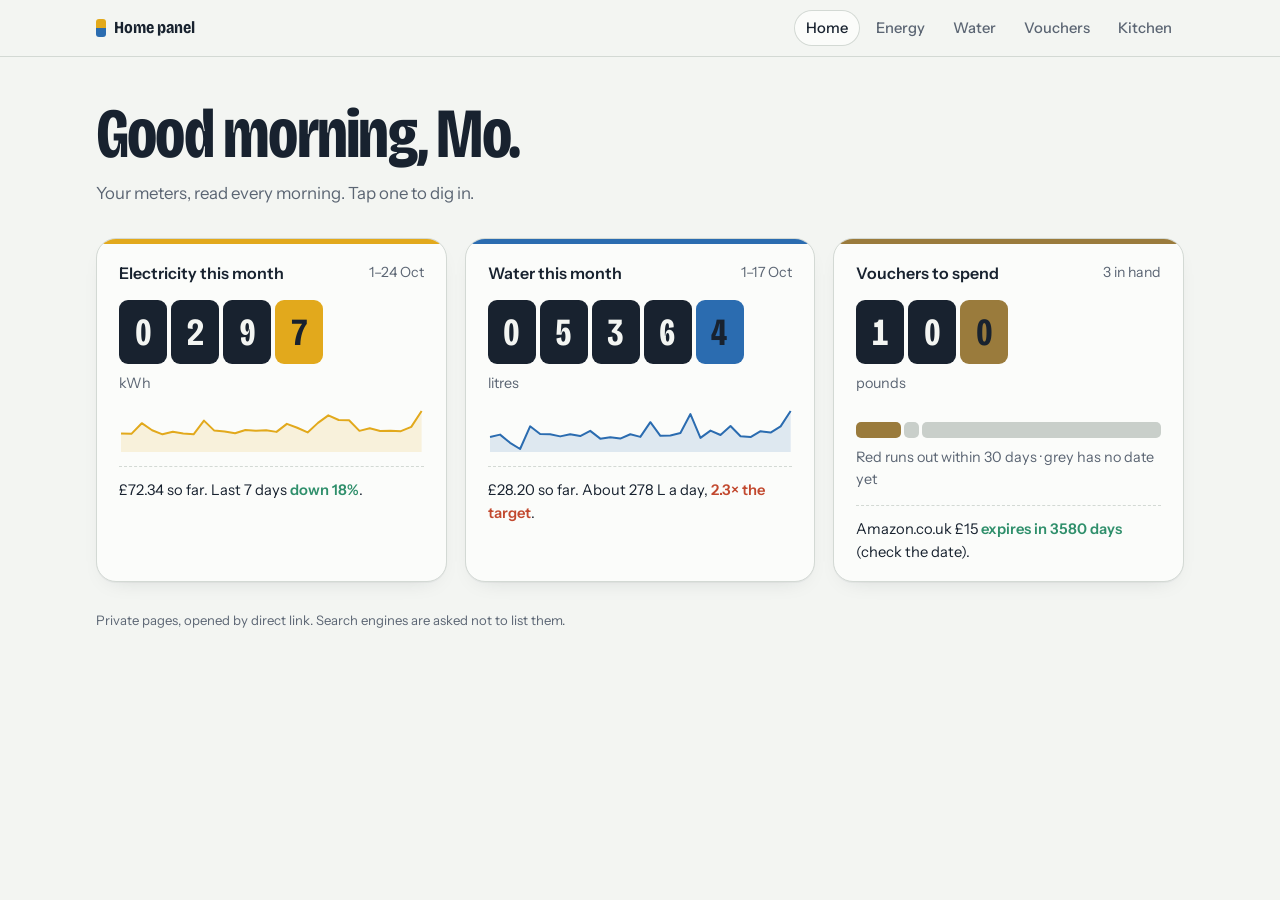
<file: index.html>
<!doctype html>
<html lang="en">
<head>
<meta charset="utf-8">
<meta name="viewport" content="width=device-width, initial-scale=1">
<meta name="robots" content="noindex, nofollow">
<title>Home panel</title>
<link rel="stylesheet" href="assets/site.css">
<script src="assets/d3.min.js"></script>
<script src="assets/kit.js"></script>
<style>
  .hello { font: 700 clamp(2.4rem, 7vw, 4.4rem)/.95 var(--display); font-stretch: 78%; letter-spacing: -.025em; margin: 8px 0 12px; max-width: 14ch; }
  .sub { color: var(--graphite); font-size: 1.05rem; margin: 0 0 32px; max-width: 58ch; }
  .meters { display: grid; grid-template-columns: repeat(auto-fit, minmax(min(100%, 19rem), 1fr)); gap: 18px; }
  .meter { --c: var(--ink); position: relative; display: flex; flex-direction: column; gap: 14px; text-decoration: none; background: var(--panel); border: 1px solid var(--rule); border-radius: 20px; padding: 22px 22px 18px; box-shadow: var(--shadow); overflow: hidden; transition: transform .18s ease, border-color .18s; }
  .meter::before { content: ''; position: absolute; inset: 0 0 auto 0; height: 5px; background: var(--c); }
  .meter:hover { transform: translateY(-2px); border-color: color-mix(in srgb, var(--c) 45%, var(--rule)); }
  .meter .name { display: flex; justify-content: space-between; align-items: center; font-weight: 600; }
  .meter .name span:last-child { color: var(--graphite); font-weight: 400; font-size: .88rem; }
  .dial { display: flex; gap: 4px; }
  .dial .d { flex: 1 1 0; max-width: 48px; height: 64px; border-radius: 9px; background: var(--ink); color: var(--paper); font: 650 2.4rem/64px var(--display); font-stretch: 75%; text-align: center; overflow: hidden; position: relative; font-variant-numeric: tabular-nums; }
  .dial .d.sep { flex: 0 0 auto; width: 14px; background: none; color: var(--ink); }
  .dial .d.last { background: var(--c); color: var(--ink); }
  .dial .d span { display: block; }
  .unit { font-size: .9rem; color: var(--graphite); margin-top: -6px; }
  .meter .line { font-size: .92rem; border-top: 1px dashed var(--rule); padding-top: 12px; color: var(--ink); }
  .meter .line .up { font-weight: 600; } .meter .line .down { font-weight: 600; }
  .spark { height: 44px; }
  .spark svg { display: block; width: 100%; height: 44px; }
</style>
</head>
<body>
<main class="page">
  <p class="hello" id="hello">Good evening, Mo.</p>
  <p class="sub" id="sub">Your meters, read every morning. Tap one to dig in.</p>

  <section class="meters" aria-label="Meters">
    <a class="meter" href="energy/" style="--c: var(--volt)">
      <div class="name"><span>Electricity this month</span><span id="eDays"></span></div>
      <div class="dial" id="eDial" aria-hidden="true"></div>
      <div class="unit" id="eUnit">kWh</div>
      <div class="spark" id="eSpark"></div>
      <div class="line" id="eLine">Loading…</div>
    </a>
    <a class="meter" href="water/" style="--c: var(--flow)">
      <div class="name"><span>Water this month</span><span id="wDays"></span></div>
      <div class="dial" id="wDial" aria-hidden="true"></div>
      <div class="unit" id="wUnit">litres</div>
      <div class="spark" id="wSpark"></div>
      <div class="line" id="wLine">Loading…</div>
    </a>
    <a class="meter" href="vouchers/" style="--c: var(--brass)">
      <div class="name"><span>Vouchers to spend</span><span id="vCount"></span></div>
      <div class="dial" id="vDial" aria-hidden="true"></div>
      <div class="unit">pounds</div>
      <div id="vSpark"></div>
      <div class="line" id="vLine">Loading…</div>
    </a>
  </section>
  <p class="foot">Private pages, opened by direct link. Search engines are asked not to list them.</p>
</main>
<script>
kit.nav('Home', './');
(async () => {
  const $ = id => document.getElementById(id), { fmt } = kit;
  const h = new Date().getHours();
  $('hello').textContent = (h < 12 ? 'Good morning' : h < 18 ? 'Good afternoon' : 'Good evening') + ', Mo.';

  // rolling meter digits
  function dial(el, value, digits, label) {
    el.parentElement.setAttribute('aria-label', label);
    const s = String(Math.round(value)).padStart(digits, '0').slice(-digits);
    el.innerHTML = '';
    [...s].forEach((ch, i) => {
      const d = document.createElement('div'); d.className = 'd' + (i === s.length - 1 ? ' last' : '');
      const col = document.createElement('span'); col.innerHTML = Array.from({ length: 10 }, (_, k) => k).concat([+ch]).map(k => `<span>${k}</span>`).join('');
      d.append(col); el.append(d);
      if (kit.reduce) { col.style.transform = `translateY(-${10 * 64}px)`; return; }
      col.style.transform = 'translateY(0)';
      col.animate([{ transform: 'translateY(0)' }, { transform: `translateY(-${10 * 64}px)` }],
        { duration: 900 + i * 180, easing: 'cubic-bezier(.2,.75,.2,1)', fill: 'forwards' });
    });
  }
  function spark(el, vals, color) {
    const W = 300, H = 44, x = d3.scaleLinear([0, vals.length - 1], [2, W - 2]), y = d3.scaleLinear([0, d3.max(vals) || 1], [H - 3, 3]);
    const svg = d3.select(el).append('svg').attr('viewBox', `0 0 ${W} ${H}`).attr('preserveAspectRatio', 'none');
    svg.append('path').attr('d', d3.area().x((_, i) => x(i)).y0(H).y1(y)(vals)).attr('fill', color).attr('opacity', .14);
    svg.append('path').attr('d', d3.line().x((_, i) => x(i)).y(y)(vals)).attr('fill', 'none').attr('stroke', color).attr('stroke-width', 2).attr('vector-effect', 'non-scaling-stroke').attr('stroke-linejoin', 'round');
  }
  const span = (cls, t) => Object.assign(document.createElement('span'), { className: cls, textContent: t });

  try {
    const [ed, em, es] = await kit.load(['energy/data/daily.csv', 'energy/data/monthly.csv', 'energy/data/summary.json']);
    const cur = em[em.length - 1];
    dial($('eDial'), cur.kwh, 4, fmt.int(cur.kwh) + ' kilowatt hours this month');
    $('eDays').textContent = cur.period.replace(' so far', '');
    spark($('eSpark'), ed.slice(-31).map(r => r.kwh), kit.css('--volt'));
    const wkc = (es.last_week_gbp - es.week_before_gbp) / es.week_before_gbp;
    $('eLine').replaceChildren(fmt.gbp(cur.total_gbp) + ' so far. Last 7 days ', span(wkc > 0 ? 'up' : 'down', (wkc > 0 ? 'up ' : 'down ') + fmt.pct(Math.abs(wkc))), '.');
  } catch (e) { $('eLine').textContent = 'Energy readings could not be loaded.'; }

  try {
    const [wd, wm, ws] = await kit.load(['water/daily.csv', 'water/monthly.csv', 'water/summary.json']);
    const cur = wm[wm.length - 1];
    dial($('wDial'), cur.litres, 5, fmt.int(cur.litres) + ' litres this month');
    $('wDays').textContent = cur.period.replace(' so far', '');
    spark($('wSpark'), wd.slice(-31).map(r => r.litres), kit.css('--flow'));
    const home = wd.filter(r => r.litres > 5).slice(-30), avg = d3.mean(home, r => r.litres), ref = ws.benchmark_lpd * ws.people;
    $('wLine').replaceChildren(fmt.gbp(cur.cost_gbp) + ' so far. About ' + fmt.int(avg) + ' L a day, ', span(avg > ref ? 'up' : 'down', d3.format('.1f')(avg / ref) + '× the target'), '.');
  } catch (e) { $('wLine').textContent = 'Water readings could not be loaded.'; }

  try {
    const [vj] = await kit.load(['vouchers/vouchers.json']);
    const today = new Date(); today.setHours(0, 0, 0, 0);
    const live = vj.vouchers.filter(v => v.status !== 'used' && v.status !== 'pending' && !(v.expires && new Date(v.expires) < today));
    const total = d3.sum(live, v => v.value_gbp);
    dial($('vDial'), total, 3, fmt.gbp0(total) + ' in vouchers to spend');
    $('vCount').textContent = live.length + ' in hand';
    const dated = live.filter(v => v.expires).sort((a, b) => a.expires.localeCompare(b.expires));
    // one strip, a segment per voucher sized by value, coloured by how soon it runs out
    const strip = document.createElement('div'); strip.style.cssText = 'display:flex;gap:3px;height:16px;margin-top:14px';
    [...dated, ...live.filter(v => !v.expires)].forEach(v => {
      const d = v.expires ? Math.round((new Date(v.expires) - today) / 864e5) : null;
      const seg = document.createElement('i'); seg.title = v.brand + ' ' + fmt.gbp0(v.value_gbp);
      seg.style.cssText = `flex:${v.value_gbp} 1 0;border-radius:5px;background:${d !== null && d <= 30 ? kit.css('--bad') : d === null ? kit.css('--away') : kit.css('--brass')}`;
      strip.append(seg);
    });
    $('vSpark').append(strip);
    const cap = document.createElement('div'); cap.className = 'unit'; cap.style.marginTop = '8px'; cap.textContent = 'Red runs out within 30 days · grey has no date yet'; $('vSpark').append(cap);
    if (dated.length) {
      const n = dated[0], days = Math.round((new Date(n.expires) - today) / 864e5);
      $('vLine').replaceChildren(n.brand + ' ' + fmt.gbp0(n.value_gbp) + ' ', span(days <= 30 ? 'up' : 'down', days <= 0 ? 'expires today' : 'expires in ' + days + ' days'), n.expiry_confirmed ? '.' : ' (check the date).');
    } else $('vLine').textContent = 'Nothing expiring soon.';
  } catch (e) { $('vLine').textContent = 'Vouchers could not be loaded.'; }
})();
</script>
</body>
</html>
</file>
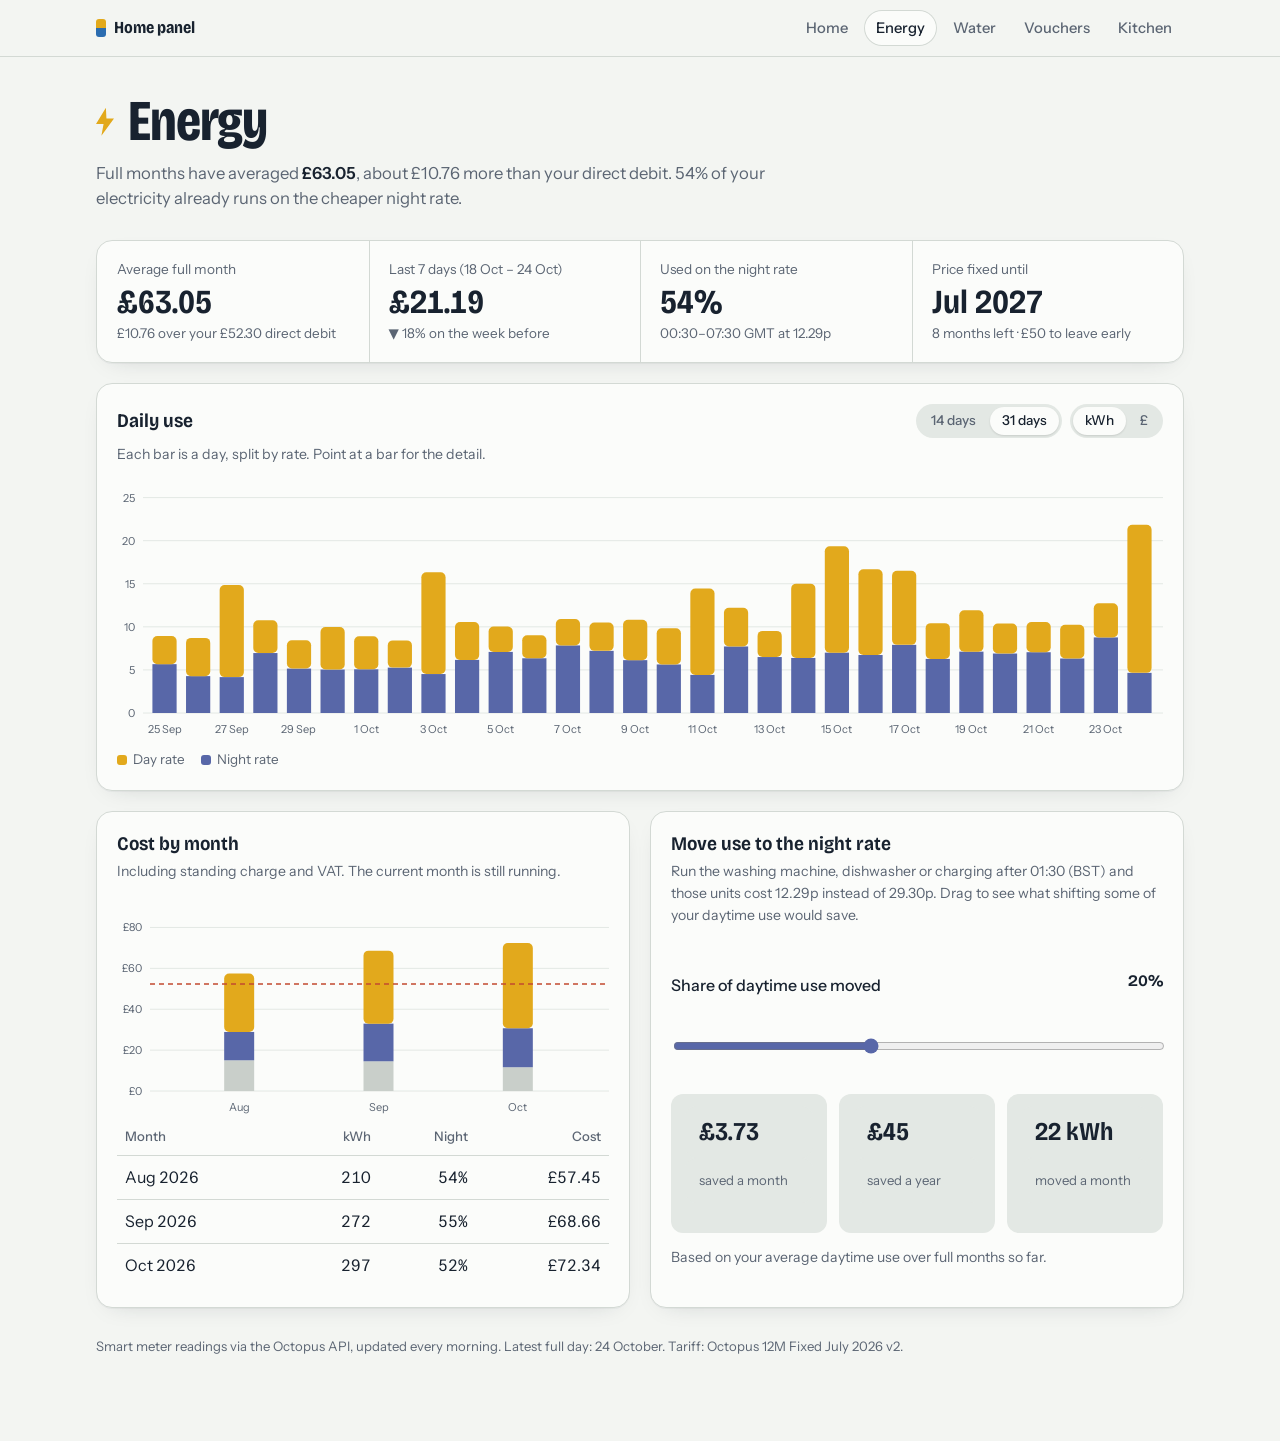
<file: energy/index.html>
<!doctype html>
<html lang="en">
<head>
<meta charset="utf-8">
<meta name="viewport" content="width=device-width, initial-scale=1">
<meta name="robots" content="noindex, nofollow">
<title>Energy · Home panel</title>
<link rel="stylesheet" href="../assets/site.css">
<script src="../assets/d3.min.js"></script>
<script src="../assets/kit.js"></script>
<style>
  :root { --accent: var(--volt); }
  .head h1 { display: flex; align-items: baseline; gap: 14px; }
  .bolt { width: 18px; height: 28px; background: var(--volt); clip-path: polygon(55% 0, 0 58%, 42% 58%, 30% 100%, 100% 38%, 58% 38%); align-self: center; }
</style>
</head>
<body>
<main class="page">
  <section class="head">
    <h1><span class="bolt" aria-hidden="true"></span>Energy</h1>
    <p id="take">Loading your meter readings…</p>
  </section>

  <section class="stats" aria-label="Summary">
    <div class="stat"><div class="k">Average full month</div><div class="v" id="avg">—</div><div class="s" id="avgS">&nbsp;</div></div>
    <div class="stat"><div class="k" id="wkK">Last 7 days</div><div class="v" id="wk">—</div><div class="s" id="wkS">&nbsp;</div></div>
    <div class="stat"><div class="k">Used on the night rate</div><div class="v" id="night">—</div><div class="s">00:30–07:30 GMT at 12.29p</div></div>
    <div class="stat"><div class="k">Price fixed until</div><div class="v" id="fix">—</div><div class="s" id="fixS">&nbsp;</div></div>
  </section>

  <section class="panel" aria-labelledby="dailyH">
    <div class="panel-head">
      <h2 id="dailyH">Daily use</h2>
      <div style="display:flex;gap:8px;flex-wrap:wrap"><div id="dRange"></div><div id="dUnit"></div></div>
    </div>
    <p class="note" id="dNote">Each bar is a day, split by rate. Point at a bar for the detail.</p>
    <div class="chart" id="dchart"></div>
    <div class="key"><span><i class="sw" style="background:var(--volt)"></i>Day rate</span><span><i class="sw" style="background:var(--night)"></i>Night rate</span><span id="scKey" hidden><i class="sw" style="background:var(--away)"></i>Standing charge</span></div>
  </section>

  <div class="cols">
    <section class="panel" aria-labelledby="mH">
      <div class="panel-head"><h2 id="mH">Cost by month</h2></div>
      <p class="note">Including standing charge and VAT. The current month is still running.</p>
      <div class="chart" id="mchart" style="min-height:220px"></div>
      <table><thead><tr><th>Month</th><th class="n">kWh</th><th class="n">Night</th><th class="n">Cost</th></tr></thead><tbody id="mt"></tbody></table>
    </section>

    <section class="panel calc" aria-labelledby="sH" style="--accent: var(--night)">
      <div><h2 id="sH">Move use to the night rate</h2>
      <p class="note" style="margin-top:6px">Run the washing machine, dishwasher or charging after 01:30 (BST) and those units cost 12.29p instead of 29.30p. Drag to see what shifting some of your daytime use would save.</p></div>
      <label for="shift">Share of daytime use moved <output id="shiftOut">20%</output></label>
      <input id="shift" type="range" min="0" max="50" step="5" value="20">
      <div class="result">
        <div><div class="v" id="saveM">—</div><div class="k">saved a month</div></div>
        <div><div class="v" id="saveY">—</div><div class="k">saved a year</div></div>
        <div><div class="v" id="kwhM">—</div><div class="k">moved a month</div></div>
      </div>
      <p class="note" style="margin:0">Based on your average daytime use over full months so far.</p>
    </section>
  </div>

  <p class="foot" id="foot"></p>
</main>
<script>
kit.nav('Energy', '../');
(async () => {
  const { fmt } = kit, $ = id => document.getElementById(id);
  let daily, monthly, s;
  try { [daily, monthly, s] = await kit.load(['data/daily.csv', 'data/monthly.csv', 'data/summary.json']); }
  catch (e) { $('take').textContent = 'The readings could not be loaded. Try refreshing the page.'; $('take').className = 'err'; return; }

  const DAY = s.day_rate_p / 100, NIGHT = s.night_rate_p / 100, SC = s.standing_charge_p / 100;
  daily.forEach(r => { r.day_gbp = r.day_kwh * DAY; r.night_gbp = r.night_kwh * NIGHT; r.sc_gbp = SC; });
  const full = monthly.filter(r => r.period === 'Full month');
  const avg = d3.mean(full, r => r.total_gbp), gap = avg - s.direct_debit_gbp;
  const nightShare = d3.sum(monthly, r => r.night_kwh) / d3.sum(monthly, r => r.kwh);
  const wkc = (s.last_week_gbp - s.week_before_gbp) / s.week_before_gbp;

  kit.countUp($('avg'), avg, fmt.gbp);
  $('avgS').textContent = (gap > 0 ? fmt.gbp(gap) + ' over' : fmt.gbp(-gap) + ' under') + ' your ' + fmt.gbp(s.direct_debit_gbp) + ' direct debit';
  $('avgS').className = 's ' + (gap > 0 ? 'up' : 'down');
  kit.countUp($('wk'), s.last_week_gbp, fmt.gbp);
  $('wkK').textContent = 'Last 7 days (' + s.week_label + ')';
  $('wkS').textContent = (wkc > 0 ? '▲ ' : '▼ ') + fmt.pct(Math.abs(wkc)) + ' on the week before'; $('wkS').className = 's ' + (wkc > 0 ? 'up' : 'down');
  kit.countUp($('night'), nightShare * 100, v => Math.round(v) + '%');
  const fixD = new Date(s.fix_ends);
  $('fix').textContent = d3.timeFormat('%b %Y')(fixD);
  $('fixS').textContent = Math.round((fixD - new Date()) / 864e5 / 30.4) + ' months left · £50 to leave early';
  $('take').innerHTML = '';
  $('take').append('Full months have averaged ', Object.assign(document.createElement('b'), { textContent: fmt.gbp(avg) }),
    gap > 0 ? `, about ${fmt.gbp(gap)} more than your direct debit. ` : ', within your direct debit. ',
    `${fmt.pct(nightShare)} of your electricity already runs on the cheaper night rate.`);

  // daily chart
  let range = 31, unit = 'kwh';
  const drawDaily = () => {
    const rows = daily.slice(-range);
    const kwh = unit === 'kwh';
    $('scKey').hidden = kwh;
    kit.bars($('dchart'), {
      rows, label: 'Daily electricity use',
      series: kwh ? [{ key: 'night_kwh', color: kit.css('--night') }, { key: 'day_kwh', color: kit.css('--volt') }]
                  : [{ key: 'sc_gbp', color: kit.css('--away') }, { key: 'night_gbp', color: kit.css('--night') }, { key: 'day_gbp', color: kit.css('--volt') }],
      yFormat: kwh ? v => v + '' : v => '£' + v,
      xFormat: r => d3.utcFormat(range > 14 ? '%-d %b' : '%a %-d')(r.date),
      tip: r => ({ title: d3.utcFormat('%A %-d %B')(r.date), lines: kwh
        ? [[kit.css('--volt'), 'Day', d3.format('.1f')(r.day_kwh) + ' kWh'], [kit.css('--night'), 'Night', d3.format('.1f')(r.night_kwh) + ' kWh'], [null, 'Total', d3.format('.1f')(r.kwh) + ' kWh']]
        : [[kit.css('--volt'), 'Day', fmt.gbp(r.day_gbp)], [kit.css('--night'), 'Night', fmt.gbp(r.night_gbp)], [kit.css('--away'), 'Standing', fmt.gbp(SC)], [null, 'Total', fmt.gbp(r.cost_gbp)]] })
    });
  };
  kit.seg($('dRange'), [[14, '14 days'], [31, '31 days']], 31, v => { range = v; drawDaily(); });
  kit.seg($('dUnit'), [['kwh', 'kWh'], ['gbp', '£']], 'kwh', v => { unit = v; drawDaily(); });

  const drawMonthly = () => kit.bars($('mchart'), {
    rows: monthly, height: 220, label: 'Monthly cost',
    series: [{ key: 'standing_gbp', color: kit.css('--away') }, { key: 'night_gbp', color: kit.css('--night') }, { key: 'day_gbp', color: kit.css('--volt') }],
    ref: { value: s.direct_debit_gbp }, yFormat: v => '£' + v, xFormat: r => r.label.slice(0, 3),
    tip: r => ({ title: r.label + ' · ' + r.period, lines: [[kit.css('--volt'), 'Day rate', fmt.gbp(r.day_gbp)], [kit.css('--night'), 'Night rate', fmt.gbp(r.night_gbp)], [kit.css('--away'), 'Standing', fmt.gbp(r.standing_gbp)], [null, 'Total', fmt.gbp(r.total_gbp)], [null, 'Direct debit', fmt.gbp(s.direct_debit_gbp)]] })
  });
  monthly.forEach(r => { const tr = $('mt').insertRow();
    [r.label, fmt.int(r.kwh), fmt.pct(r.night_kwh / r.kwh), fmt.gbp(r.total_gbp)].forEach((t, i) => { const c = tr.insertCell(); c.textContent = t; if (i) c.className = 'n'; }); });

  // shift calculator
  const dayPerMonth = d3.mean(full, r => r.day_kwh);
  const calc = () => { const p = +$('shift').value / 100, moved = dayPerMonth * p, save = moved * (DAY - NIGHT);
    $('shiftOut').textContent = Math.round(p * 100) + '%'; $('saveM').textContent = fmt.gbp(save); $('saveY').textContent = fmt.gbp0(save * 12); $('kwhM').textContent = fmt.int(moved) + ' kWh'; };
  $('shift').addEventListener('input', calc); calc();

  $('foot').textContent = 'Smart meter readings via the Octopus API, updated every morning. Latest full day: ' + d3.timeFormat('%-d %B')(new Date(s.latest_day)) + '. Tariff: ' + s.tariff + '.';
  drawDaily(); drawMonthly();
  kit.onResize(() => { drawDaily(); drawMonthly(); });
})();
</script>
</body>
</html>
</file>
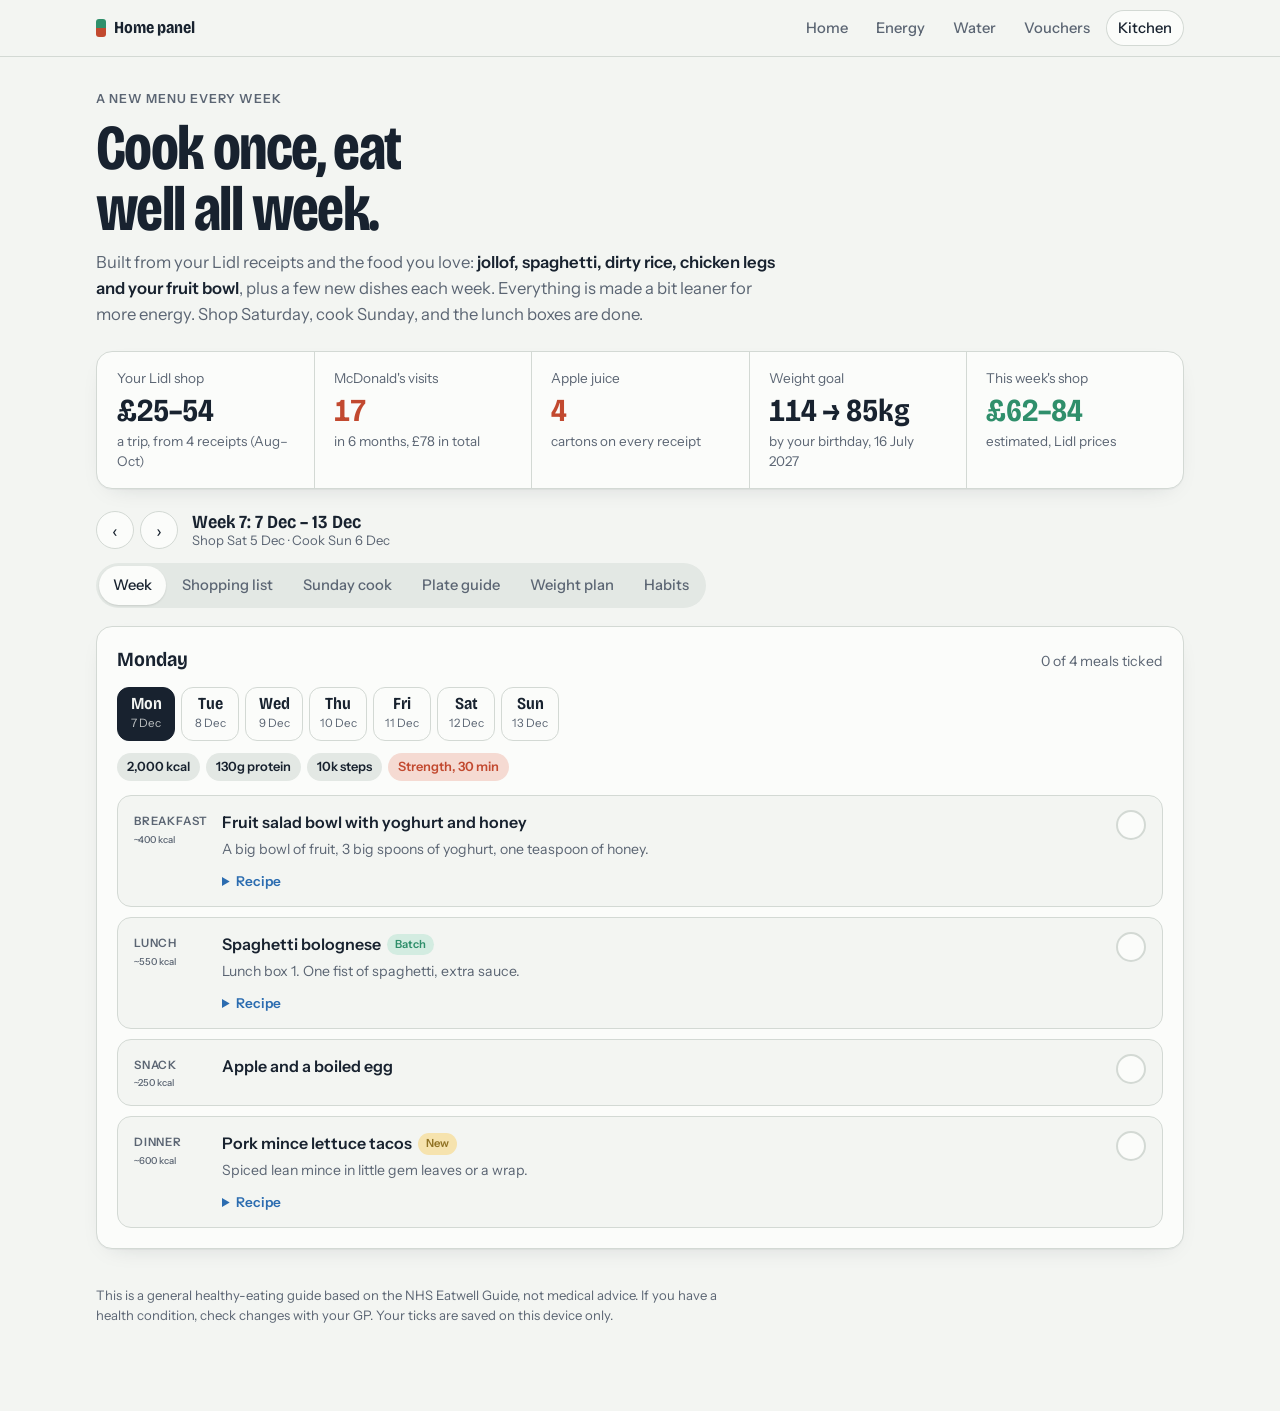
<file: kitchen/index.html>
<!doctype html>
<html lang="en">
<head>
<meta charset="utf-8">
<meta name="viewport" content="width=device-width, initial-scale=1, viewport-fit=cover">
<title>Mo's Kitchen Plan</title>
<meta name="claude:viewport-fit-sides" content="cover">
<meta name="robots" content="noindex, nofollow">
<link rel="stylesheet" href="https://fonts.googleapis.com/css2?family=Bricolage+Grotesque:opsz,wdth,wght@12..96,75..100,400..800&family=Instrument+Sans:wght@400;500;600&display=swap">
<style>
/* Layout: Home panel style. Sticky bar, a hero with Mo's real numbers, a week switcher, then tabs for Week / Shop / Sunday / Plate / Habits */
:root {
  --paper: #f3f5f2; --panel: #fbfcfa; --ink: #18222f; --graphite: #5b6573; --rule: #d3d9d4; --grid: #e3e8e4;
  --leaf: #2f8f6b; --leaf-soft: #d3ece1; --pepper: #c2492f; --pepper-soft: #f5dad2; --palm: #e2a91c; --palm-soft: #f6e3ae; --flow: #2b6cb0; --flow-soft: #cfe0f2;
  --shadow: 0 1px 0 rgba(24,34,47,.04), 0 8px 24px -16px rgba(24,34,47,.25);
  --display: 'Bricolage Grotesque', 'Segoe UI', system-ui, sans-serif;
  --body: 'Instrument Sans', 'Segoe UI', system-ui, sans-serif;
}
@media (prefers-color-scheme: dark) { :root:not([data-theme="light"]) {
  --paper: #121820; --panel: #18202a; --ink: #e8ece8; --graphite: #9aa4b1; --rule: #2a3440; --grid: #222c37;
  --leaf: #5cc29a; --leaf-soft: #1c3b30; --pepper: #ec7c62; --pepper-soft: #47231b; --palm: #f0c04a; --palm-soft: #4a3d1a; --flow: #6fa8e0; --flow-soft: #1d3550;
  --shadow: 0 1px 0 rgba(0,0,0,.3), 0 10px 28px -18px rgba(0,0,0,.8); color-scheme: dark; } }
:root[data-theme="dark"] {
  --paper: #121820; --panel: #18202a; --ink: #e8ece8; --graphite: #9aa4b1; --rule: #2a3440; --grid: #222c37;
  --leaf: #5cc29a; --leaf-soft: #1c3b30; --pepper: #ec7c62; --pepper-soft: #47231b; --palm: #f0c04a; --palm-soft: #4a3d1a; --flow: #6fa8e0; --flow-soft: #1d3550;
  --shadow: 0 1px 0 rgba(0,0,0,.3), 0 10px 28px -18px rgba(0,0,0,.8); color-scheme: dark; }
* { box-sizing: border-box; }
body { margin: 0; background: var(--paper); color: var(--ink); font: 400 16px/1.55 var(--body); }
body::before { content: ""; position: fixed; inset: 0 0 auto; height: env(safe-area-inset-top, 0px); z-index: 10; background: var(--paper); }
a { color: inherit; }
:focus-visible { outline: 2px solid var(--flow); outline-offset: 3px; border-radius: 4px; }
button { font: inherit; color: inherit; }

.bar { position: sticky; top: env(safe-area-inset-top, 0px); z-index: 10; background: color-mix(in srgb, var(--paper) 88%, transparent); backdrop-filter: blur(8px); border-bottom: 1px solid var(--rule); }
.bar nav { max-width: 1120px; margin: 0 auto; padding-left: max(16px, env(safe-area-inset-left, 0px)); padding-right: max(16px, env(safe-area-inset-right, 0px)); display: flex; align-items: center; gap: 4px; height: 56px; overflow-x: auto; scrollbar-width: none; }
.bar nav::-webkit-scrollbar { display: none; }
.mark { font: 700 1.05rem/1 var(--display); font-stretch: 85%; text-decoration: none; margin-right: auto; padding-right: 16px; white-space: nowrap; display: flex; align-items: center; gap: 8px; }
.mark i { width: 10px; height: 18px; border-radius: 3px; background: linear-gradient(var(--leaf) 0 50%, var(--pepper) 50% 100%); display: inline-block; }
.bar a.tab { text-decoration: none; color: var(--graphite); font-weight: 500; font-size: .92rem; padding: 7px 12px; border-radius: 999px; white-space: nowrap; }
.bar a.tab:hover { color: var(--ink); background: var(--grid); }
.bar a.tab[aria-current="page"] { color: var(--ink); background: var(--panel); box-shadow: inset 0 0 0 1px var(--rule); }
@media (max-width: 480px) { .mark span { display: none; } .bar a.tab { padding: 7px 10px; } }

main { max-width: 1120px; margin: 0 auto; padding-block: 32px 72px; padding-left: max(16px, env(safe-area-inset-left, 0px)); padding-right: max(16px, env(safe-area-inset-right, 0px)); }
.head { display: grid; gap: 10px; margin-bottom: 24px; }
.eyebrow { font-size: .78rem; letter-spacing: .08em; text-transform: uppercase; color: var(--graphite); font-weight: 600; margin: 0; }
h1 { font: 700 clamp(2.3rem, 7vw, 4rem)/.95 var(--display); font-stretch: 78%; letter-spacing: -.025em; margin: 0; max-width: 15ch; text-wrap: balance; }
.head p.lede { margin: 0; color: var(--graphite); max-width: 62ch; font-size: 1.04rem; }
.head p.lede b { color: var(--ink); font-weight: 600; }
h2 { font: 650 1.25rem/1.2 var(--display); font-stretch: 90%; margin: 0; text-wrap: balance; }
h3 { font: 650 1rem/1.25 var(--display); font-stretch: 92%; margin: 0; }

.stats { display: grid; grid-template-columns: repeat(auto-fit, minmax(min(100%, 12.5rem), 1fr)); border: 1px solid var(--rule); border-radius: 16px; background: var(--panel); box-shadow: var(--shadow); overflow: hidden; margin-bottom: 22px; }
.stat { padding: 16px 20px; border-right: 1px solid var(--rule); border-bottom: 1px solid var(--rule); margin: 0 -1px -1px 0; }
.stat .k { font-size: .85rem; color: var(--graphite); }
.stat .v { font: 650 2rem/1.1 var(--display); font-stretch: 85%; font-variant-numeric: tabular-nums; margin: 4px 0 2px; }
.stat .s { font-size: .84rem; color: var(--graphite); }
.v.bad { color: var(--pepper); } .v.good { color: var(--leaf); }

.weekbar { display: flex; flex-wrap: wrap; align-items: center; gap: 10px 14px; margin-bottom: 14px; }
.weekbar .wk { display: flex; align-items: center; gap: 6px; }
.wkbtn { width: 38px; height: 38px; border-radius: 50%; border: 1px solid var(--rule); background: var(--panel); cursor: pointer; display: grid; place-items: center; font-size: 1.1rem; }
.wkbtn:hover { background: var(--grid); }
.wklabel { font: 650 1.15rem/1.1 var(--display); font-stretch: 88%; min-width: 0; }
.wklabel small { display: block; font: 400 .82rem var(--body); color: var(--graphite); }
.pill { font-size: .75rem; font-weight: 600; padding: 3px 10px; border-radius: 999px; background: var(--flow-soft); color: var(--flow); }

.tabs { display: flex; gap: 2px; background: var(--grid); border-radius: 999px; padding: 3px; overflow-x: auto; scrollbar-width: none; margin-bottom: 18px; width: max-content; max-width: 100%; }
.tabs button { background: none; border: 0; padding: 8px 14px; border-radius: 999px; cursor: pointer; color: var(--graphite); font-weight: 500; font-size: .92rem; white-space: nowrap; }
.tabs button[aria-selected="true"] { background: var(--panel); color: var(--ink); box-shadow: 0 1px 2px rgba(0,0,0,.12); }

.panel { background: var(--panel); border: 1px solid var(--rule); border-radius: 16px; padding: 20px; box-shadow: var(--shadow); min-width: 0; }
.panel-head { display: flex; flex-wrap: wrap; align-items: baseline; justify-content: space-between; gap: 8px 16px; margin-bottom: 14px; }
.note { color: var(--graphite); font-size: .88rem; margin: 0; }
.cols { display: grid; grid-template-columns: repeat(auto-fit, minmax(min(100%, 22rem), 1fr)); gap: 18px; }

.days { display: flex; gap: 6px; overflow-x: auto; scrollbar-width: none; margin-bottom: 14px; padding-bottom: 2px; }
.days button { flex: 0 0 auto; display: grid; place-items: center; gap: 2px; width: 58px; padding: 8px 0; border-radius: 12px; border: 1px solid var(--rule); background: var(--panel); cursor: pointer; }
.days button .dn { font: 650 1.05rem/1 var(--display); font-stretch: 85%; }
.days button .dd { font-size: .72rem; color: var(--graphite); }
.days button[aria-pressed="true"] { background: var(--ink); color: var(--paper); border-color: var(--ink); }
.days button[aria-pressed="true"] .dd { color: inherit; opacity: .75; }
.days button.done::after { content: ""; width: 6px; height: 6px; border-radius: 50%; background: var(--leaf); }
.meals { display: grid; gap: 10px; }
.meal { display: grid; grid-template-columns: auto 1fr auto; gap: 4px 14px; align-items: start; padding: 14px 16px; border: 1px solid var(--rule); border-radius: 14px; background: var(--paper); }
.meal .when { grid-row: span 2; font-size: .72rem; letter-spacing: .07em; text-transform: uppercase; color: var(--graphite); font-weight: 600; width: 74px; padding-top: 3px; }
.meal .what { font-weight: 600; min-width: 0; }
.meal .how { grid-column: 2; font-size: .88rem; color: var(--graphite); min-width: 0; }
.tag { display: inline-block; font-size: .7rem; font-weight: 600; padding: 2px 8px; border-radius: 999px; margin-left: 6px; vertical-align: 2px; }
.tag.batch { background: var(--leaf-soft); color: var(--leaf); }
.tag.treat { background: var(--pepper-soft); color: var(--pepper); }
.tag.new { background: var(--palm-soft); color: color-mix(in srgb, var(--palm) 60%, var(--ink)); }
.meal details { grid-column: 2 / -1; margin-top: 6px; min-width: 0; }
.meal summary { cursor: pointer; font-size: .85rem; font-weight: 600; color: var(--flow); width: max-content; }
.rec { display: grid; grid-template-columns: repeat(auto-fit, minmax(min(100%, 14rem), 1fr)); gap: 6px 22px; margin-top: 8px; font-size: .9rem; }
.rec h4 { font: 650 .8rem var(--body); letter-spacing: .06em; text-transform: uppercase; color: var(--graphite); margin: 0 0 4px; }
.rec ul, .rec ol { margin: 0; padding-left: 18px; display: grid; gap: 3px; }
.rec .serves { grid-column: 1 / -1; color: var(--graphite); font-size: .82rem; margin: 0; }
@media (max-width: 480px) { .meal details { grid-column: 1 / -1; } }
.tick { grid-row: span 2; width: 30px; height: 30px; border-radius: 50%; border: 2px solid var(--rule); background: var(--panel); cursor: pointer; display: grid; place-items: center; }
.tick svg { width: 16px; height: 16px; opacity: 0; }
.meal.ate { background: var(--leaf-soft); border-color: color-mix(in srgb, var(--leaf) 40%, var(--rule)); }
.meal.ate .tick { background: var(--leaf); border-color: var(--leaf); }
.meal.ate .tick svg { opacity: 1; }
@media (max-width: 480px) { .meal { grid-template-columns: 1fr auto; } .meal .when { grid-row: auto; grid-column: 1; width: auto; padding: 0; } .meal .how { grid-column: 1; } .tick { grid-row: 1 / span 3; grid-column: 2; } }

.shop-top { display: flex; flex-wrap: wrap; gap: 10px 18px; align-items: center; justify-content: space-between; margin-bottom: 14px; }
.total { font: 650 1.6rem/1 var(--display); font-stretch: 85%; font-variant-numeric: tabular-nums; }
.total small { font: 400 .85rem var(--body); color: var(--graphite); margin-left: 6px; }
.meter { height: 8px; border-radius: 99px; background: var(--grid); overflow: hidden; flex: 1 1 160px; max-width: 280px; }
.meter i { display: block; height: 100%; background: var(--leaf); width: 0; transition: width .3s; }
.aisles { display: grid; grid-template-columns: repeat(auto-fit, minmax(min(100%, 16rem), 1fr)); gap: 16px; }
.aisle h3 { margin-bottom: 6px; display: flex; justify-content: space-between; }
.aisle h3 span { font: 400 .82rem var(--body); color: var(--graphite); }
.item { display: flex; align-items: center; gap: 10px; padding: 7px 0; border-bottom: 1px dashed var(--rule); cursor: pointer; }
.item input { width: 18px; height: 18px; accent-color: var(--leaf); flex: none; }
.item .nm { flex: 1; min-width: 0; }
.item .shop { display: inline-block; font-size: .7rem; font-weight: 600; letter-spacing: .03em; padding: 1px 7px; border-radius: 999px; margin-right: 6px; vertical-align: 1px; background: var(--flow-soft); color: var(--flow); }
.item .st { font-size: .72rem; color: var(--graphite); }
.item .pr { font-variant-numeric: tabular-nums; font-size: .9rem; color: var(--graphite); white-space: nowrap; }
.item.got .nm { text-decoration: line-through; color: var(--graphite); }
.btn { border: 1px solid var(--rule); background: var(--panel); border-radius: 999px; padding: 7px 14px; cursor: pointer; font-size: .88rem; font-weight: 500; }
.btn:hover { background: var(--grid); }

.plate-wrap { display: grid; grid-template-columns: minmax(0, 300px) 1fr; gap: 24px; align-items: center; }
@media (max-width: 640px) { .plate-wrap { grid-template-columns: 1fr; justify-items: center; } }
.plate { width: 100%; max-width: 300px; }
.plate path { cursor: pointer; transition: transform .2s; transform-origin: 150px 150px; stroke: var(--panel); stroke-width: 3; }
.plate path:hover, .plate path.on { transform: scale(1.03); }
.plate text { font: 600 13px var(--body); fill: var(--ink); pointer-events: none; }
.plate-info { min-width: 0; display: grid; gap: 10px; }
.chips { display: flex; flex-wrap: wrap; gap: 6px; }
.chip { font-size: .85rem; padding: 4px 10px; border-radius: 999px; background: var(--grid); }
.hands { display: grid; grid-template-columns: repeat(auto-fit, minmax(min(100%, 9.5rem), 1fr)); gap: 10px; margin-top: 18px; }
.hand { border: 1px solid var(--rule); border-radius: 12px; padding: 12px; background: var(--paper); }
.hand b { display: block; font: 650 1rem var(--display); font-stretch: 90%; }
.hand span { font-size: .85rem; color: var(--graphite); }
.swaps { display: grid; gap: 8px; margin-top: 8px; }
.swap { display: grid; grid-template-columns: 1fr auto 1fr; gap: 10px; align-items: center; padding: 10px 12px; border-radius: 12px; background: var(--paper); border: 1px solid var(--rule); font-size: .92rem; }
.swap .from { color: var(--pepper); } .swap .to { color: var(--leaf); font-weight: 600; } .swap .arr { color: var(--graphite); }

.steps { list-style: none; margin: 0; padding: 0; display: grid; counter-reset: s; }
.step { display: grid; grid-template-columns: 40px 1fr auto; gap: 14px; align-items: start; padding: 14px 0; border-bottom: 1px solid var(--rule); counter-increment: s; }
.step::before { content: counter(s); font: 650 1.1rem/1.3 var(--display); font-stretch: 85%; color: var(--graphite); font-variant-numeric: tabular-nums; }
.step .d { min-width: 0; } .step .d p { margin: 2px 0 0; font-size: .88rem; color: var(--graphite); }
.timer { font-variant-numeric: tabular-nums; min-width: 92px; text-align: center; }
.timer.run { background: var(--palm-soft); border-color: var(--palm); }
.timer.fin { background: var(--leaf-soft); border-color: var(--leaf); }
@media (max-width: 480px) { .step { grid-template-columns: 28px 1fr; } .step .timer { grid-column: 2; justify-self: start; } }

.glasses { display: flex; flex-wrap: wrap; gap: 8px; margin: 12px 0 6px; }
.glass { width: 38px; height: 52px; border: 2px solid var(--flow); border-radius: 4px 4px 10px 10px; background: none; cursor: pointer; position: relative; overflow: hidden; padding: 0; }
.glass i { position: absolute; inset: auto 0 0 0; height: 0; background: var(--flow); opacity: .55; transition: height .25s; }
.glass.full i { height: 80%; }
.streak { font: 700 3.2rem/1 var(--display); font-stretch: 78%; font-variant-numeric: tabular-nums; color: var(--leaf); }
.row { display: flex; flex-wrap: wrap; gap: 8px; align-items: center; }
.today { display: flex; flex-wrap: wrap; gap: 6px; margin: -4px 0 14px; }
.today span { font-size: .8rem; font-weight: 600; padding: 4px 10px; border-radius: 999px; background: var(--grid); }
.today span.str { background: var(--pepper-soft); color: var(--pepper); }
.meal .when small { display: block; font-weight: 500; letter-spacing: 0; text-transform: none; margin-top: 2px; }
.wchart { width: 100%; height: auto; display: block; margin: 6px 0 4px; }
.wchart text { font: 500 11px var(--body); fill: var(--graphite); }
.wchart .gl { stroke: var(--grid); }
.wchart .tl { stroke: var(--flow); stroke-width: 2; stroke-dasharray: 6 5; fill: none; }
.wchart .ml { stroke: var(--leaf); stroke-width: 3; fill: none; stroke-linejoin: round; }
.wchart .cp { fill: var(--panel); stroke: var(--flow); stroke-width: 2; }
.wchart .me { fill: var(--leaf); }
.legend { display: flex; flex-wrap: wrap; gap: 14px; font-size: .82rem; color: var(--graphite); }
.legend i { display: inline-block; width: 18px; height: 0; border-top: 3px solid var(--leaf); vertical-align: middle; margin-right: 6px; }
.legend i.t { border-top: 2px dashed var(--flow); }
.cps { list-style: none; margin: 10px 0 0; padding: 0; display: grid; grid-template-columns: repeat(auto-fit, minmax(min(100%, 9rem), 1fr)); gap: 8px; }
.cps li { border: 1px solid var(--rule); border-radius: 12px; padding: 10px 12px; background: var(--paper); }
.cps li b { display: block; font: 650 1.3rem/1.1 var(--display); font-stretch: 85%; font-variant-numeric: tabular-nums; }
.cps li span { font-size: .82rem; color: var(--graphite); }
.cps li.hit { background: var(--leaf-soft); border-color: color-mix(in srgb, var(--leaf) 40%, var(--rule)); }
.wk7 { display: grid; gap: 6px; margin-top: 8px; }
.wk7 div { display: grid; grid-template-columns: 52px 1fr; gap: 10px; padding: 8px 12px; border-radius: 10px; background: var(--paper); border: 1px solid var(--rule); font-size: .92rem; }
.wk7 b { font: 650 .95rem var(--display); font-stretch: 90%; }
.wk7 div.on { border-color: var(--ink); }
.foot { margin-top: 36px; color: var(--graphite); font-size: .82rem; max-width: 70ch; }
@media (prefers-reduced-motion: reduce) { * { transition: none !important; } }
</style>

</head>
<body>
<header class="bar"><nav aria-label="Pages">
  <a class="mark" href="../"><i aria-hidden="true"></i><span>Home panel</span></a>
  <a class="tab" href="../">Home</a>
  <a class="tab" href="../energy/">Energy</a>
  <a class="tab" href="../water/">Water</a>
  <a class="tab" href="../vouchers/">Vouchers</a>
  <a class="tab" href="./" aria-current="page">Kitchen</a>
</nav></header>

<main>
  <div class="head">
    <p class="eyebrow">A new menu every week</p>
    <h1>Cook once, eat well all week.</h1>
    <p class="lede">Built from your Lidl receipts and the food you love: <b>jollof, spaghetti, dirty rice, chicken legs and your fruit bowl</b>, plus a few new dishes each week. Everything is made a bit leaner for more energy. Shop Saturday, cook Sunday, and the lunch boxes are done.</p>
  </div>

  <section class="stats" aria-label="Your food numbers">
    <div class="stat"><div class="k">Your Lidl shop</div><div class="v">£25–54</div><div class="s">a trip, from 4 receipts (Aug–Oct)</div></div>
    <div class="stat"><div class="k">McDonald's visits</div><div class="v bad">17</div><div class="s">in 6 months, £78 in total</div></div>
    <div class="stat"><div class="k">Apple juice</div><div class="v bad">4</div><div class="s">cartons on every receipt</div></div>
    <div class="stat"><div class="k">Weight goal</div><div class="v" id="statWeight">114 → 85kg</div><div class="s">by your birthday, 16 July 2027</div></div>
    <div class="stat"><div class="k">This week's shop</div><div class="v good" id="statShop">£0</div><div class="s">estimated, Lidl prices</div></div>
  </section>

  <div class="weekbar">
    <div class="wk">
      <button class="wkbtn" id="wkPrev" type="button" aria-label="Previous week">‹</button>
      <button class="wkbtn" id="wkNext" type="button" aria-label="Next week">›</button>
    </div>
    <div class="wklabel" id="wkLabel">Week 1</div>
    <span class="pill" id="wkPill" hidden>This week</span>
  </div>

  <div class="tabs" role="tablist" aria-label="Sections">
    <button role="tab" id="t-week" aria-controls="p-week" aria-selected="true">Week</button>
    <button role="tab" id="t-shop" aria-controls="p-shop" aria-selected="false">Shopping list</button>
    <button role="tab" id="t-sun" aria-controls="p-sun" aria-selected="false">Sunday cook</button>
    <button role="tab" id="t-plate" aria-controls="p-plate" aria-selected="false">Plate guide</button>
    <button role="tab" id="t-goal" aria-controls="p-goal" aria-selected="false">Weight plan</button>
    <button role="tab" id="t-hab" aria-controls="p-hab" aria-selected="false">Habits</button>
  </div>

  <section class="panel" role="tabpanel" id="p-week" aria-labelledby="t-week">
    <div class="panel-head"><h2 id="dayTitle">Monday</h2><p class="note" id="dayCount">Tick meals as you eat them</p></div>
    <div class="days" id="days"></div>
    <div class="today" id="today" aria-label="Today's targets"></div>
    <div class="meals" id="meals"></div>
  </section>

  <section class="panel" role="tabpanel" id="p-shop" aria-labelledby="t-shop" hidden>
    <div class="shop-top">
      <div class="total" id="shopTotal">£0<small>estimated</small></div>
      <div class="meter" aria-hidden="true"><i id="shopBar"></i></div>
      <span class="note" id="shopLeft"></span>
      <button class="btn" id="shopReset" type="button">Clear ticks</button>
    </div>
    <div class="aisles" id="aisles"></div>
    <p class="note" style="margin-top:14px">Prices without "est." come from your 4 Lidl receipts (Aug–Oct) or what you paid at the African shop on 23 Oct. "est." means I haven't seen your price yet. Send me a receipt and I'll update it. Check the Lidl Plus app before you go for coupons. Staples like seasoning, stock cubes, oil, garri, curry powder and pepper soup spice aren't counted.</p>
  </section>

  <section class="panel" role="tabpanel" id="p-sun" aria-labelledby="t-sun" hidden>
    <div class="panel-head"><h2 id="sunTitle">Sunday batch cook</h2><p class="note">About 2 hours. Makes 5 lunch boxes.</p></div>
    <ol class="steps" id="steps"></ol>
    <p class="note" style="margin-top:14px">Cooked food keeps 3 days in the fridge. Freeze the Thursday and Friday boxes on Sunday, and move them to the fridge the night before.</p>
  </section>

  <section class="panel" role="tabpanel" id="p-plate" aria-labelledby="t-plate" hidden>
    <div class="plate-wrap">
      <svg class="plate" viewBox="0 0 300 300" role="img" aria-label="Plate split: half vegetables, a quarter protein, a quarter carbs">
        <circle cx="150" cy="150" r="146" fill="var(--grid)"></circle>
        <path id="sVeg" d="M150 150 L150 14 A136 136 0 0 0 150 286 Z" fill="var(--leaf)"></path>
        <path id="sPro" d="M150 150 L150 14 A136 136 0 0 1 286 150 Z" fill="var(--pepper)"></path>
        <path id="sCarb" d="M150 150 L286 150 A136 136 0 0 1 150 286 Z" fill="var(--palm)"></path>
        <text x="72" y="155" text-anchor="middle">Veg ½</text>
        <text x="205" y="98" text-anchor="middle">Protein ¼</text>
        <text x="205" y="212" text-anchor="middle">Carbs ¼</text>
      </svg>
      <div class="plate-info">
        <h2 id="plTitle">Half the plate is vegetables</h2>
        <p class="note" id="plText"></p>
        <div class="chips" id="plChips"></div>
        <p class="note">Tap a slice on the plate to switch.</p>
      </div>
    </div>
    <div class="hands">
      <div class="hand"><b>Rice or pasta</b><span>One fist, cooked. Jollof counts.</span></div>
      <div class="hand"><b>Swallow</b><span>About one fist of eba or amala.</span></div>
      <div class="hand"><b>Meat</b><span>About your palm, thickness included.</span></div>
      <div class="hand"><b>Oil</b><span>One thumb per portion. Measure it, don't pour.</span></div>
      <div class="hand"><b>Vegetables</b><span>Two cupped hands or more.</span></div>
    </div>
    <h3 style="margin-top:22px">Swaps from your receipts</h3>
    <div class="swaps" id="swaps"></div>
  </section>

  <section class="panel" role="tabpanel" id="p-goal" aria-labelledby="t-goal" hidden>
    <div class="panel-head"><h2>85kg by your 30th birthday</h2><p class="note" id="goalNote"></p></div>
    <div class="stats" style="box-shadow:none">
      <div class="stat"><div class="k">Started</div><div class="v">114kg</div><div class="s">25 Oct 2026 · BMI 38</div></div>
      <div class="stat"><div class="k">Latest weigh-in</div><div class="v" id="gLatest">114kg</div><div class="s" id="gLatestS"></div></div>
      <div class="stat"><div class="k">On-track weight today</div><div class="v" id="gTarget"></div><div class="s">the dashed line</div></div>
      <div class="stat"><div class="k">Still to lose</div><div class="v good" id="gLeft"></div><div class="s">to reach 85kg · BMI 28</div></div>
    </div>
    <svg class="wchart" id="wchart" viewBox="0 0 640 250" role="img" aria-label="Weight chart: target line from 114kg to 85kg, with your weigh-ins"></svg>
    <div class="legend"><span><i></i>Your weigh-ins</span><span><i class="t"></i>On-track line, about 0.75kg a week</span></div>
    <ul class="cps" id="cps"></ul>

    <div class="cols" style="margin-top:24px">
      <div>
        <h3>Every day</h3>
        <div class="hands" style="margin-top:8px">
          <div class="hand"><b>2,000 kcal</b><span>Breakfast 400 · Lunch 550 · Snack 250 · Dinner 600 · 200 spare</span></div>
          <div class="hand"><b>130g protein</b><span>Chicken legs ×2 ≈ 50g · 3 eggs ≈ 20g · Greek yoghurt ≈ 15g</span></div>
          <div class="hand"><b>10,000 steps</b><span>Check the Health app on your iPhone</span></div>
          <div class="hand"><b>2 litres water</b><span>Tick it on the Habits tab</span></div>
        </div>
        <p class="note" style="margin-top:10px">The meals on the Week tab are already sized for this: one fist of rice, pasta or eba, half the plate vegetables, one thumb of oil. Take the skin off chicken legs. No juice or fizzy drinks.</p>
      </div>
      <div>
        <h3>Your week</h3>
        <div class="wk7" id="wk7"></div>
      </div>
    </div>

    <h3 style="margin-top:24px">Home workout, 30 minutes</h3>
    <p class="note" style="margin-top:4px">No gym needed. Do 3 rounds and rest 1 minute between rounds. Every 2 weeks, add 2 reps to each move.</p>
    <ol style="margin:8px 0 0; padding-left:20px; display:grid; gap:4px; font-size:.95rem">
      <li>Squats to a chair, 12</li>
      <li>Press-ups, 8 (knees or against the wall is fine)</li>
      <li>Reverse lunges, 10 each leg</li>
      <li>Glute bridges, 15</li>
      <li>Rows with a full backpack, 12</li>
      <li>Plank, 20 seconds</li>
    </ol>
    <p class="note" style="margin-top:14px">Weigh yourself every Sunday before breakfast and send the number to Akọ̀wé. The chart is updated from your messages. Around 100kg your body burns less, so the calories will be cut a little then. Aim for 0.5–1kg a week. That's the NHS safe rate.</p>
  </section>

  <section class="panel" role="tabpanel" id="p-hab" aria-labelledby="t-hab" hidden>
    <div class="cols">
      <div>
        <h2>Water today</h2>
        <p class="note">Aim for 8 glasses, about 2 litres. Tap to fill.</p>
        <div class="glasses" id="glasses"></div>
        <p class="note" id="waterNote"></p>
      </div>
      <div>
        <h2>Days without a drive-thru</h2>
        <div class="streak" id="streak">0</div>
        <p class="note">One planned treat a month is fine. It's the unplanned ones that add up.</p>
        <div class="row" style="margin-top:10px">
          <button class="btn" id="streakAdd" type="button">+1 day</button>
          <button class="btn" id="streakReset" type="button">I had one, reset</button>
        </div>
      </div>
    </div>
    <h3 style="margin-top:24px">The 7 rules</h3>
    <ol style="margin:8px 0 0; padding-left:20px; display:grid; gap:4px; font-size:.95rem">
      <li>Batch-cook on Sunday. Lunch is always in the box.</li>
      <li>Half the plate is vegetables, and rice, pasta or swallow is one fist.</li>
      <li>Have protein at breakfast: eggs or yoghurt.</li>
      <li>No juice or fizzy drinks. Water or no-added-sugar squash.</li>
      <li>Keep a snack box in the car: fruit and a boiled egg.</li>
      <li>One treat a week from the shop (doughnut, brioche, biscuits), and one planned takeaway a month.</li>
      <li>Weigh in every Sunday morning and send it to Akọ̀wé.</li>
    </ol>
  </section>

  <p class="foot">This is a general healthy-eating guide based on the NHS Eatwell Guide, not medical advice. If you have a health condition, check changes with your GP. Your ticks are saved on this device only.</p>
</main>

<script>
/*GEN-START*/
// Item catalogue: [name, price £, aisle, portions per pack]. Prices from Mo's Lidl receipts where he's bought it.
const ITEMS = {
  chickenlegs: ['Chicken legs, 1kg', 2.25, 'Meat and eggs', 3],
  thighs: ['Chicken thighs, 1kg', 2.99, 'Meat and eggs', 3],
  breast: ['Chicken breast fillets, 650g', 3.49, 'Meat and eggs', 3],
  porkmince: ['Pork mince 5% fat, 500g', 2.49, 'Meat and eggs', 3],
  beefmince: ['Beef mince 5% fat, 500g', 3.29, 'Meat and eggs', 3],
  steak: ['Beef steak slices', 1.65, 'Meat and eggs', 2],
  dicedbeef: ['Diced beef, 400g', 3.49, 'Meat and eggs', 3],
  burgers: ['Beef quarter pounders, 4 pack', 2.89, 'Meat and eggs', 2],
  frankfurters: ['Frankfurters', 1.99, 'Meat and eggs', 2],
  eggs: ['15 free-range eggs', 2.85, 'Meat and eggs', 7],
  milk: ['Lactose-free semi-skimmed milk', 0.99, 'Dairy', 6],
  yoghurt: ['Fat-free natural yoghurt', 0.55, 'Dairy', 3],
  grapes: ['Seedless grapes, 500g', 1.89, 'Fruit and veg', 3],
  pineapple: ['Pineapple', 0.98, 'Fruit and veg', 3],
  apples: ['British apples', 1.39, 'Fruit and veg', 5],
  peelers: ['Easy peelers', 0.95, 'Fruit and veg', 4],
  kiwi: ['Ready-to-eat kiwi', 1.39, 'Fruit and veg', 4],
  bananas: ['Bananas, 5 pack', 0.89, 'Fruit and veg', 5],
  onions: ['Brown onions, 3 pack', 0.95, 'Fruit and veg', 2],
  redonions: ['Red onions, 3 pack', 0.95, 'Fruit and veg', 4],
  springon: ['Spring onions', 0.69, 'Fruit and veg', 4],
  peppers: ['Red bell peppers (tatashe), pack of 2', 1.3, 'Fruit and veg', 2],
  stirfry: ['Mixed pepper stir fry', 0.99, 'Fruit and veg', 2],
  cucumber: ['Cucumber', 0.99, 'Fruit and veg', 4],
  salad: ['Sweet and crunchy salad', 0.78, 'Fruit and veg', 3],
  carrots: ['Carrot batons', 0.79, 'Fruit and veg', 3],
  tomatoes: ['Salad tomatoes', 0.69, 'Fruit and veg', 3],
  lettuce: ['Little gem lettuce', 0.69, 'Fruit and veg', 2],
  corn: ['Corn on the cob, 2 pack', 0.99, 'Fruit and veg', 1],
  garlic: ['Garlic', 0.4, 'Fruit and veg', 8],
  scotch: ['Scotch bonnet peppers', 1, 'African shop', 6],
  plantain: ['Plantain (pair)', 2, 'African shop', 2],
  okra: ['Frozen okra', 2, 'African shop', 4],
  garri: ['Garri (for eba)', 2.5, 'African shop', 10],
  water: ['Still water, 6 × 1.5L', 2.34, 'Household and health', 1],
  squash: ['Apple and blackcurrant squash (for diluted juice)', 1.75, 'Household and health', 1],
  loperamide: ['Diarrhoea relief (loperamide)', 1.18, 'Household and health', 1],
  toiletroll: ['Toilet tissue (cotton)', 6.29, 'Household and health', 1],
  detergent: ['Liquid capsules (Blossom)', 6.99, 'Household and health', 1],
  freshener: ['Air freshener', 0.99, 'Household and health', 1],
  cottonbuds: ['Cotton buds', 0.59, 'Household and health', 1],
  rice: ['Basmati rice, 1kg', 1.55, 'Cupboard', 8],
  spaghetti: ['Spaghetti, 500g', 0.28, 'Cupboard', 3],
  macaroni: ['Macaroni, 500g', 0.72, 'Cupboard', 3],
  noodles: ['Medium egg noodles', 0.79, 'Cupboard', 3],
  oats: ['Porridge oats, 1kg', 0.75, 'Cupboard', 12],
  wraps: ['Tortilla wraps, 8 pack', 0.99, 'Bakery', 4],
  baps: ['Large white baps', 0.69, 'Bakery', 3],
  tins: ['Peeled plum tomatoes', 0.43, 'Cupboard', 1],
  puree: ['Tomato purée', 0.59, 'Cupboard', 4],
  sweetcorn: ['Sweetcorn, tin', 0.55, 'Cupboard', 2],
  coconut: ['Light coconut milk', 0.75, 'Cupboard', 2],
  sardines: ['Sardines in spicy tomato', 0.59, 'Cupboard', 1],
  honey: ['Squeezy honey', 1.49, 'Cupboard', 14],
  swfries: ['Sweet potato fries', 1.99, 'Frozen', 3],
  spinach: ['Frozen spinach', 1.29, 'Frozen', 4],
  mixedveg: ['Frozen mixed veg', 0.99, 'Frozen', 5],
  berries: ['Frozen berries', 1.99, 'Frozen', 5]
};
// Prices not on Mo's receipts are estimates; the list marks them 'est.'
const ESTIMATED = ['breast', 'beefmince', 'dicedbeef', 'bananas', 'tomatoes', 'lettuce', 'corn', 'garlic', 'rice', 'noodles', 'oats', 'coconut', 'honey', 'spinach', 'mixedveg', 'berries', 'garri', 'freshener', 'cottonbuds'];
// Long-life items that usually last 2–3 weeks: shown with a 'check the cupboard' note.
const PANTRY = ['rice', 'oats', 'honey', 'puree', 'garlic', 'garri', 'toiletroll', 'detergent', 'freshener', 'cottonbuds', 'loperamide'];
// Mo's regulars on every list, food or not.
const REGULARS = { water: 1, squash: 1, loperamide: 1, toiletroll: 1, detergent: 1, freshener: 1, cottonbuds: 1, onions: 1, plantain: 1 };
const AISLES = ['Fruit and veg', 'Meat and eggs', 'Dairy', 'Bakery', 'Cupboard', 'Frozen', 'Household and health', 'African shop'];

// Meals: [name, how, {item: portions}, isNew]
const BREAKFAST = [
  ['Fruit salad bowl with yoghurt and honey', 'A big bowl of fruit, 3 big spoons of yoghurt, one teaspoon of honey.', { grapes: 1, pineapple: 1, yoghurt: 1, honey: 1 }],
  ['Egg and pepper wrap', '2 eggs scrambled with pepper and spring onion in one wrap.', { eggs: 1, wraps: 1, peppers: 1, springon: 1 }],
  ['Oats with banana and honey', '50g oats with lactose-free milk. Microwave 2 minutes.', { oats: 1, milk: 1, bananas: 1, honey: 1 }],
  ['Spring onion omelette and a wrap', '3 eggs, spring onion and tomato.', { eggs: 1, wraps: 1, springon: 1, tomatoes: 1 }],
  ['Dodo and egg', 'Baked plantain with scrambled egg and pepper. A Saturday favourite.', { plantain: 1, eggs: 1, peppers: 1 }, 1],
  ['Eggs in spicy tomato with a wrap', 'Eggs poached in a tin of tomatoes with onion and scotch bonnet.', { eggs: 1, tins: 1, onions: 1, wraps: 1 }, 1],
  ['Overnight oats with berries', 'Oats, lactose-free milk and frozen berries in a tub the night before.', { oats: 1, milk: 1, berries: 1 }, 1],
  ['Scrambled egg bap with tomato', 'One white bap, 2 eggs, sliced tomato.', { eggs: 1, baps: 1, tomatoes: 1 }, 1]
];
// Batch lunches: makes the boxes. steps: [title, detail, minutes]
const BATCH = [
  ['Jollof rice and chicken', 'One fist of jollof with a chicken leg and salad.', { rice: 2, chickenlegs: 2, tins: 2, puree: 1, peppers: 2, onions: 1, scotch: 1, salad: 1 }, 0,
    [['Bake the chicken legs', '200°C oven, seasoned with thyme and curry powder.', 40], ['Blend and fry the jollof base', 'Tomatoes, pepper, onion and scotch bonnet. Fry until the sour taste goes.', 20], ['Cook the jollof', 'Rice into the base with stock. Low heat, lid on.', 25]]],
  ['Mince dirty rice', 'Lean pork mince, peppers and spring onion through Cajun rice.', { rice: 2, porkmince: 2, peppers: 1, onions: 1, springon: 1 }, 0,
    [['Brown the mince', 'Dry pan, no oil needed, with onion and garlic.', 10], ['Cook the rice in stock', '', 15], ['Stir through', 'Mince, peppers, Cajun or all-purpose seasoning, spring onion.', 5]]],
  ['Spaghetti bolognese', 'One fist of spaghetti, extra sauce.', { spaghetti: 2, beefmince: 2, tins: 2, puree: 1, onions: 1, garlic: 1, mixedveg: 1 }, 0,
    [['Brown the mince with onion and garlic', '', 10], ['Simmer the sauce', 'Tomatoes, purée and frozen mixed veg.', 25], ['Cook the spaghetti', '', 10]]],
  ['Rice and chicken stew with spinach', 'One fist of rice, stew and a chicken thigh.', { rice: 2, thighs: 2, tins: 2, peppers: 2, onions: 1, scotch: 1, spinach: 1 }, 0,
    [['Bake the thighs', '200°C, skin off after cooking.', 35], ['Fry the stew base', 'Blended tomatoes, pepper, onion, scotch bonnet.', 25], ['Cook the rice, add spinach to the stew', '', 15]]],
  ['Nigerian fried rice and chicken', 'Party-style fried rice with sweetcorn, mixed veg and chicken.', { rice: 2, thighs: 2, mixedveg: 2, sweetcorn: 1, springon: 1 }, 1,
    [['Bake the thighs', '', 35], ['Parboil the rice in stock with curry powder', '', 12], ['Stir-fry', 'Rice, mixed veg, sweetcorn, spring onion and a little oil.', 10]]],
  ['Party pasta with pork mince', 'Jollof-style macaroni with lean mince and sweetcorn.', { macaroni: 2, porkmince: 2, tins: 1, puree: 1, peppers: 1, sweetcorn: 1 }, 1,
    [['Brown the mince', '', 10], ['Make the jollof sauce', 'Tomatoes, purée and pepper.', 15], ['Boil the macaroni and stir through', '', 12]]],
  ['Chicken and pepper stir-fry noodles', 'Egg noodles, chicken breast and the pepper stir-fry mix.', { noodles: 2, breast: 2, stirfry: 2, springon: 1 }, 1,
    [['Slice and cook the chicken', 'Hot pan, soy sauce and garlic.', 10], ['Cook the noodles', '', 5], ['Toss with the peppers', '', 5]]],
  ['Chicken curry and rice', 'Light coconut chicken curry with spinach.', { rice: 2, thighs: 2, coconut: 1, onions: 1, spinach: 1, tins: 1 }, 1,
    [['Brown the chicken with onion and curry powder', '', 10], ['Simmer', 'Coconut milk, tomatoes and spinach.', 25], ['Cook the rice', '', 15]]],
  ['Chicken burrito bowl', 'Rice, spiced chicken, sweetcorn, peppers and salad.', { rice: 2, breast: 2, sweetcorn: 1, peppers: 1, salad: 1, tomatoes: 1 }, 1,
    [['Season and bake the chicken', 'Paprika, cumin, garlic. 200°C.', 25], ['Cook the rice with lime or lemon juice', '', 15], ['Build the boxes', 'Rice, chicken, sweetcorn, peppers. Salad goes in on the day.', 5]]],
  ['Chilli mince and rice', 'Beef chilli with peppers and sweetcorn. No beans.', { rice: 2, beefmince: 2, tins: 1, peppers: 1, sweetcorn: 1, onions: 1 }, 1,
    [['Brown the mince with onion', '', 10], ['Simmer with tomatoes, peppers and chilli', '', 25], ['Cook the rice', '', 15]]],
  ['Jollof spaghetti and chicken', 'Nigerian-style spaghetti cooked in pepper sauce.', { spaghetti: 2, chickenlegs: 2, tins: 1, puree: 1, peppers: 2, onions: 1, scotch: 1 }, 1,
    [['Bake the chicken legs', '', 40], ['Fry the pepper sauce', '', 15], ['Cook spaghetti in the sauce', '', 12]]]
];
const DINNER = [
  ['Chicken legs, sweet potato fries and salad', 'Oven or air fryer. Skin off before eating.', { chickenlegs: 1, swfries: 1, salad: 1 }],
  ['Chicken pepper soup', 'Chicken legs, pepper soup spice and scotch bonnet. Light and filling.', { chickenlegs: 1, scotch: 1, onions: 1 }],
  ['Spicy sardine tomato spaghetti', 'A tin of sardines in spicy tomato through spaghetti with spinach. 15 minutes.', { sardines: 1, spaghetti: 1, spinach: 1 }],
  ['Chicken fajita wraps', 'Chicken breast and the pepper stir-fry mix in wraps.', { breast: 1, stirfry: 1, wraps: 1, salad: 1 }, 1],
  ['Homemade chicken dippers and sweet potato fries', 'Breast strips dipped in egg and seasoned crumbs, air-fried. Beats the frozen 1kg bag.', { breast: 1, eggs: 1, swfries: 1, salad: 1 }, 1],
  ['Pork mince lettuce tacos', 'Spiced lean mince in little gem leaves or a wrap.', { porkmince: 1, lettuce: 1, tomatoes: 1, wraps: 1 }, 1],
  ['Steak strip stir-fry with rice', 'Steak slices, peppers and spring onion. 10 minutes.', { steak: 1, stirfry: 1, rice: 1 }, 1],
  ['Honey BBQ chicken legs and corn on the cob', 'Brush with your honey BBQ sauce in the last 10 minutes.', { chickenlegs: 1, corn: 1, salad: 1 }, 1],
  ['Egg fried rice with veg', 'Leftover rice, 2 eggs, frozen mixed veg and spring onion.', { rice: 1, eggs: 1, mixedveg: 1, springon: 1 }, 1],
  ['Chicken stew with baked dodo', 'Thighs in stew with oven-baked plantain.', { thighs: 1, plantain: 1, tins: 1 }, 1]
];
// Mo's swallow favourites: one efo and one okra dinner every week.
const EFO = [
  ['Efo riro with chicken and eba', 'Spinach stew with chicken thighs. One fist of eba.', { spinach: 1, thighs: 1, tins: 1, peppers: 1, garri: 1 }],
  ['Efo riro with chicken legs and eba', 'Go easy on the palm oil: one thumb a portion.', { spinach: 1, chickenlegs: 1, tins: 1, scotch: 1, garri: 1 }, 1]
];
// Chicken, not diced beef: Mo said beef is too expensive (23 Oct).
const OKRA = [
  ['Okra soup with chicken and eba', 'Okra with chicken thighs and pepper. One fist of eba.', { okra: 1, thighs: 1, peppers: 1, scotch: 1, garri: 1 }],
  ['Okra soup with chicken legs and eba', 'Okra with chicken legs, pepper and a little palm oil. One fist of eba.', { okra: 1, chickenlegs: 1, peppers: 1, scotch: 1, garri: 1 }, 1],
  ['Okra and efo mix with chicken and eba', 'Okra and spinach together, the best of both.', { okra: 1, spinach: 1, thighs: 1, scotch: 1, garri: 1 }, 1]
];
const TREAT = [
  ['Suya beef wraps', 'Suya-spiced steak, onion, tomato and cucumber in a wrap.', { steak: 1, wraps: 1, redonions: 1, tomatoes: 1, cucumber: 1 }],
  ['Homemade burger and sweet potato fries', 'Lean beef burger in a white bap with salad.', { burgers: 1, baps: 1, swfries: 1, salad: 1 }, 1],
  ['Hot dogs with fried onions', 'Frankfurters in baps with onions and a side salad.', { frankfurters: 1, baps: 1, onions: 1, salad: 1 }, 1],
  ['BBQ chicken baps', 'Pulled BBQ chicken thighs in a bap with cucumber.', { thighs: 1, baps: 1, cucumber: 1, salad: 1 }, 1]
];
const SNACK = [
  ['Apple and a boiled egg', { apples: 1, eggs: 1 }], ['Grapes', { grapes: 1 }], ['Easy peelers', { peelers: 1 }], ['Pineapple chunks', { pineapple: 1 }],
  ['Kiwi ×2', { kiwi: 1 }], ['Banana', { bananas: 1 }], ['Cucumber and carrot batons', { cucumber: 1, carrots: 1 }], ['Yoghurt with berries', { yoghurt: 1, berries: 1 }]
];

// One-off extras Mo asks for, by week index: [title, note, [[name, price, shop, estimated?]], item keys they replace in the main list]
const EXTRAS = {
  0: ['Tonight: homemade burgers', 'Buy now. The 500g mince also covers Sunday\'s spag bol, so it\'s been taken off the main list.',
    [['Lean beef mince 5% fat, 500g', 3.29, 'Any shop', 1], ['Large white baps', 0.69, 'Any shop'], ['Little gem lettuce', 0.69, 'Any shop', 1], ['Salad tomatoes', 0.69, 'Any shop', 1], ['Red onions, 3 pack', 0.95, 'Any shop'], ['Sweet potato fries', 1.99, 'Any shop'], ['Cheese slices (optional)', 1.19, 'Any shop', 1]],
    ['beefmince', 'berries', 'spinach']]
};
const START = new Date(2026, 9, 26); // Monday of week 1
function rng(seed) { return () => { seed |= 0; seed = seed + 0x6D2B79F5 | 0; let t = Math.imul(seed ^ seed >>> 15, 1 | seed); t = t + Math.imul(t ^ t >>> 7, 61 | t) ^ t; return ((t ^ t >>> 14) >>> 0) / 4294967296; }; }
function shuffled(arr, seed) { const a = arr.map((_, i) => i), r = rng(seed); for (let i = a.length - 1; i > 0; i--) { const j = Math.floor(r() * (i + 1)); [a[i], a[j]] = [a[j], a[i]]; } return a; }
// Take `count` items for week w from an endless run of shuffles, so the pool cycles before anything repeats.
function pick(pool, count, w, salt, ok = () => true) {
  const seq = [], need = (w + 1) * count + pool.length * 3;
  for (let c = 0; seq.length < need; c++) seq.push(...shuffled(pool, salt * 1000 + c));
  const out = []; let i = w * count;
  while (out.length < count && i < seq.length) { const v = seq[i++]; if (!out.includes(v) && ok(pool[v], out.map(k => pool[k]))) out.push(v); }
  return out.map(k => pool[k]);
}
// The main carb of a meal, so a week doesn't end up rice every day.
const base = m => { const k = Object.keys(m[2] || {}); return k.includes('rice') ? 'rice' : k.some(x => x === 'spaghetti' || x === 'macaroni') ? 'pasta' : k.includes('noodles') ? 'noodles' : k.some(x => x === 'wraps' || x === 'baps') ? 'bread' : 'other'; };
function buildWeek(w) {
  const br = [BREAKFAST[0], ...pick(BREAKFAST.slice(1), 3, w, 1)];
  // Two lunch batches with different carbs (e.g. one rice, one pasta). Week 1 is jollof + spag bol.
  const bt = w === 0 ? [BATCH[0], BATCH[2]] : pick(BATCH, 2, w, 2, (m, got) => got.every(g => base(g) !== base(m)));
  // Dinners: at most one rice dinner, and none if a lunch batch is already rice. No dinner repeats the lunch carb more than twice.
  const lunchRice = bt.some(m => base(m) === 'rice');
  const other = pick(DINNER, 3, w, 3, (m, got) => base(m) !== 'rice' ? got.filter(g => base(g) === base(m)).length < 2 : !lunchRice && !got.some(g => base(g) === 'rice'));
  // Efo on Wednesday and okra on Saturday, every week.
  const dn = [other[0], other[1], EFO[w % EFO.length], other[2], OKRA[w % OKRA.length]];
  // One-off swaps Mo asked for. Week 1: no efo (no spinach bought), so chicken stew and dodo on Wednesday.
  if (w === 0) dn[2] = DINNER.find(m => m[0] === 'Chicken stew with baked dodo');
  const tr = pick(TREAT, 1, w, 4)[0], sn = pick(SNACK, 7, w, 5);
  const [A, B] = bt;
  const box = (m, n) => [m[0], `Lunch box ${n}. ${m[1]}`, null, m[3], 'batch'];
  const days = [
    { b: br[0], l: box(A, 1), s: sn[0], d: dn[0] },
    { b: br[1], l: box(B, 2), s: sn[1], d: dn[1] },
    { b: br[2], l: box(A, 3), s: sn[2], d: dn[2] },
    { b: br[0], l: [B[0], 'Lunch box 4, out of the freezer the night before. ' + B[1], null, B[3], 'batch'], s: sn[3], d: dn[3] },
    { b: br[1], l: [A[0], 'Lunch box 5, out of the freezer the night before. ' + A[1], null, A[3], 'batch'], s: sn[4], d: [tr[0], 'Your Friday treat. ' + tr[1], null, tr[3], 'treat'] },
    { b: br[3], l: ['Chicken salad wrap or leftovers', 'Whatever is left from the week, or a wrap with salad.', null, 0], s: sn[5], d: dn[4] },
    { b: br[2], l: ['Taste as you cook', 'A small plate of what you\'re batch cooking.', null, 0], s: sn[6], d: [A[0], 'Fresh from today\'s batch, plus salad.', null, A[3], 'batch'] }
  ];
  // Shopping: add up portions, then packs
  const use = {};
  const add = o => { for (const k in o) use[k] = (use[k] || 0) + o[k]; };
  days.forEach(d => { add(d.b[2]); add(d.s[1]); if (d.d[2]) add(d.d[2]); });
  // Batch amounts are written for 2 servings: A makes 4 (3 boxes + Sunday dinner), B makes 2.
  add(A[2]); add(A[2]); add(B[2]); add(tr[2]); add(REGULARS);
  (EXTRAS[w] ? EXTRAS[w][3] : []).forEach(k => delete use[k]);
  const list = Object.entries(use).map(([k, u]) => { const [name, price, aisle, per] = ITEMS[k]; const packs = Math.max(1, Math.ceil(u / per)); return { k, name, aisle, shop: aisle === 'African shop' ? 'African shop' : 'Lidl', packs, cost: packs * price, pantry: PANTRY.includes(k), est: ESTIMATED.includes(k) }; });
  list.sort((a, b) => AISLES.indexOf(a.aisle) - AISLES.indexOf(b.aisle) || a.name.localeCompare(b.name));
  const total = list.reduce((s, i) => s + i.cost, 0), fresh = list.reduce((s, i) => s + (i.pantry ? 0 : i.cost), 0);
  // What Mo actually ate, logged from his messages. Keyed 'week-day' (day 0 = Monday). Doesn't change the shopping list.
  for (const [key, meals] of Object.entries(ATE)) { const [wk, dy] = key.split('-').map(Number); if (wk === w) Object.assign(days[dy], meals); }
  const extra = EXTRAS[w] || null;
  return { w, A, B, tr, days, list, total, fresh, extra };
}
const ATE = {
  '0-0': {
    b: ['Two tortilla wraps and a hot chocolate', 'About 580 kcal and 15g protein: over the 400 budget. Next time: one wrap with 2 scrambled eggs, and a light hot chocolate.', null, 0, 'logged'],
    l: ['Jollof rice and chicken', 'Lunch box 1, with salad. About 600 kcal. One fist of jollof, chicken without the skin, the rest salad.', null, 0, 'logged'],
    s: ['Fruit salad with yoghurt (2–3pm)', 'Eaten. About 200 kcal and 8g protein. Running total about 1,380 kcal, so about 620 left for dinner. 30-min workout done too..', null, 0, 'logged'],
    d: ['Chicken, sardines and half an air-fried plantain', 'The plan: 1 piece of chicken without the skin, the tin of sardines, half a plantain, and 1 litre of water. About 550 kcal and 57g protein, so the day lands about 1,930 kcal, under 2,000. Keep the boiled eggs for breakfast tomorrow.', { sardines: 1, spaghetti: 1, spinach: 1 }, 0]
  },
  '0-2': {
    b: ['One egg, two wraps and a hot chocolate', 'About 650 kcal and 21g protein: about 250 over the 400 budget. To make it up today: lunch box with one fist of carbs and extra salad, and fruit only for the snack. Next time: one wrap with 2 eggs.', null, 0, 'logged']
  },
  '0-4': {
    b: ['Bap with 2 eggs, 2 bacon and a hot chocolate', 'About 750 kcal and 35g protein: good protein, but about 350 over the 400 budget. To make it up today: lunch box with half a fist of carbs and extra salad, and fruit only for the snack. Next time: grill the bacon, poach the eggs and skip the hot chocolate or make it light.', null, 0, 'logged']
  }
};
function weekStart(w) { const d = new Date(START); d.setDate(START.getDate() + w * 7); return d; }
// From Friday to Sunday you're shopping for next week.
function defaultWeek(now) { const dow = now.getDay(), cur = Math.max(0, Math.floor((now - START) / (7 * 864e5))); return now >= START && (dow === 5 || dow === 6 || dow === 0) ? cur + 1 : cur; }
// Recipes: meal name → [serves, ingredients, steps]. Batch recipes make 4 portions.
const RECIPES = {
  'Fruit salad bowl with yoghurt and honey': ['1', ['Handful of grapes', '4–5 pineapple chunks', '1 kiwi, peeled and sliced', '1 easy peeler, segmented', '3 big spoons natural yoghurt', '1 teaspoon honey'], ['Chop the fruit into a bowl. On Sunday you can cut 3 days\' worth into a tub.', 'Spoon the yoghurt on top.', 'Drizzle the honey over.']],
  'Egg and pepper wrap': ['1', ['2 eggs', '½ red bell pepper, diced', '1 spring onion, sliced', 'Pinch of salt and all-purpose seasoning', '1 tortilla wrap', '1 teaspoon oil'], ['Fry the pepper and spring onion in the oil for 2 minutes.', 'Beat the eggs with the seasoning, pour in and scramble for 1–2 minutes.', 'Warm the wrap in a dry pan for 20 seconds.', 'Fill and roll.']],
  'Oats with banana and honey': ['1', ['50g porridge oats', '300ml lactose-free milk', '1 banana', '1 teaspoon honey'], ['Mix the oats and milk in a big bowl.', 'Microwave 2 minutes, stir, then 30 seconds more.', 'Slice the banana on top and add the honey.']],
  'Spring onion omelette and a wrap': ['1', ['3 eggs', '2 spring onions, sliced', '1 salad tomato, diced', 'Salt, pepper, seasoning', '1 teaspoon oil', '1 tortilla wrap'], ['Beat the eggs with the spring onion, tomato and seasoning.', 'Pour into a hot oiled pan and cook 2 minutes without stirring.', 'Fold in half and cook 1 more minute.', 'Eat with the warmed wrap, or roll it inside.']],
  'Dodo and egg': ['1', ['½ ripe plantain (yellow with black spots)', '2 eggs', '½ red bell pepper, diced', '¼ onion, diced', 'Spray of oil, pinch of salt'], ['Slice the plantain on an angle, spray with oil and salt.', 'Air fry at 200°C for 10–12 minutes, turning once. In the oven it takes 20 minutes.', 'Meanwhile fry the pepper and onion for 2 minutes, add the beaten eggs and scramble.', 'Serve the dodo beside the egg.']],
  'Eggs in spicy tomato with a wrap': ['1', ['1 tin plum tomatoes', '½ onion, sliced', '¼–½ scotch bonnet, chopped', '2 eggs', '1 teaspoon oil', 'Stock cube or seasoning', '1 tortilla wrap'], ['Fry the onion in the oil for 3 minutes.', 'Add the tomatoes (crush them with a spoon), scotch bonnet and seasoning. Simmer 8 minutes.', 'Make 2 wells and crack an egg into each.', 'Lid on, low heat, 5–6 minutes until the whites are set.', 'Scoop up with the wrap.']],
  'Overnight oats with berries': ['1', ['50g porridge oats', '150ml lactose-free milk', 'Handful of frozen berries', '1 teaspoon honey (optional)'], ['Mix everything in a tub or jar the night before.', 'Leave in the fridge overnight.', 'Eat cold, or microwave 1 minute.']],
  'Scrambled egg bap with tomato': ['1', ['2 eggs', 'Splash of lactose-free milk', '1 large white bap', '1 salad tomato, sliced', 'Salt and pepper'], ['Beat the eggs with the milk and seasoning.', 'Scramble on low heat, stirring, for 2–3 minutes.', 'Split the bap and fill with the egg and tomato.']],

  'Jollof rice and chicken': ['4', ['300g basmati rice', '4 chicken legs', '4 red bell peppers', '2 tins plum tomatoes', '1 scotch bonnet', '2 onions', '2 tablespoons tomato purée', '2 tablespoons oil', '2 stock cubes', '1 teaspoon curry powder, 1 teaspoon thyme, 2 bay leaves', '600ml water', 'Salad to serve'], ['Season the chicken legs with a stock cube, curry powder, thyme and a little onion. Bake at 200°C for 40 minutes.', 'Blend the bell peppers, tomatoes, scotch bonnet and 1 onion until smooth.', 'Slice the other onion and fry it in the oil for 2 minutes. Add the purée and fry 2 minutes more.', 'Pour in the blend and fry on medium for 20–25 minutes, stirring, until it thickens and the oil rises to the top.', 'Add the water, the other stock cube, curry, thyme, bay leaves and salt. Bring to the boil.', 'Wash the rice, stir it in, then cover with foil and the lid. Cook on low for 25–30 minutes, stirring once halfway. Add a splash of water if it dries out before the rice is soft.', 'Serve with a chicken leg (skin off) and salad.']],
  'Mince dirty rice': ['4', ['500g lean pork mince (5% fat)', '300g basmati rice', '1 onion, diced', '2 red bell peppers, diced', '3 spring onions, sliced', '2 garlic cloves', '2 teaspoons Cajun or all-purpose seasoning', '1 teaspoon paprika', '1 stock cube in 600ml water'], ['Brown the mince in a dry pan for 8–10 minutes with the onion and garlic.', 'Add the peppers, Cajun seasoning and paprika. Cook 3 minutes.', 'Cook the rice in the stock, lid on, for about 15 minutes until the water is absorbed.', 'Fold the mince through the rice and top with spring onion.']],
  'Spaghetti bolognese': ['4', ['500g lean beef mince (5% fat)', '1 onion, diced', '2 garlic cloves', '2 tins plum tomatoes', '2 tablespoons tomato purée', '200g frozen mixed veg', '1 stock cube', '1 teaspoon mixed herbs', '300g spaghetti'], ['Brown the mince with the onion and garlic for 10 minutes.', 'Stir in the purée for 1 minute.', 'Add the tomatoes, stock cube, herbs and mixed veg. Simmer 25 minutes, lid half on.', 'Boil the spaghetti for 10 minutes and drain.', 'Box one fist of spaghetti with plenty of sauce.']],
  'Rice and chicken stew with spinach': ['4', ['4 chicken thighs', '300g basmati rice', '2 tins plum tomatoes', '3 red bell peppers', '1 scotch bonnet', '2 onions', '2 tablespoons oil', '2 stock cubes', 'Curry powder and thyme', '250g frozen spinach'], ['Season the thighs and bake at 200°C for 35 minutes.', 'Blend the tomatoes, bell peppers, scotch bonnet and 1 onion.', 'Fry the other onion, sliced, in the oil. Add the blend and fry 25 minutes until thick.', 'Add the chicken and its juices, stock cubes and thyme. Simmer 10 minutes.', 'Stir in the spinach for the last 5 minutes.', 'Boil the rice and serve one fist with the stew.']],
  'Nigerian fried rice and chicken': ['4', ['300g basmati rice', '4 chicken thighs', '300g frozen mixed veg', '1 tin sweetcorn, drained', '1 red bell pepper, diced', '3 spring onions', '1 onion, diced', '2 teaspoons curry powder, 1 teaspoon thyme', '2 stock cubes', '2 tablespoons oil'], ['Season and bake the thighs at 200°C for 35 minutes. Keep the juices.', 'Parboil the rice in 500ml water with the stock cubes, curry and thyme for about 12 minutes, until just cooked and dry.', 'Fry the onion in the oil, add the mixed veg, bell pepper and sweetcorn, and cook 3 minutes.', 'Add the rice and the chicken juices. Stir-fry 5 minutes.', 'Finish with spring onion and serve with the chicken.']],
  'Party pasta with pork mince': ['4', ['400g macaroni', '500g lean pork mince', '1 tin plum tomatoes', '2 tablespoons tomato purée', '2 red bell peppers', '1 scotch bonnet', '1 onion', '1 tin sweetcorn', 'Curry powder, thyme, 1 stock cube'], ['Brown the mince with half the onion.', 'Blend the tomatoes, bell peppers, scotch bonnet and the rest of the onion. Add with the purée and fry 15 minutes.', 'Season with the curry, thyme and stock cube.', 'Boil the macaroni for 2 minutes less than the packet says. Drain.', 'Stir it into the sauce with the sweetcorn and simmer 3 minutes.']],
  'Chicken and pepper stir-fry noodles': ['4', ['4 nests egg noodles (about 250g)', '2 chicken breasts, sliced', '2 bags mixed pepper stir fry', '3 spring onions', '2 garlic cloves', '3 tablespoons soy sauce', '1 tablespoon honey', 'Chilli flakes or a little scotch bonnet', '1 tablespoon oil'], ['Cook the noodles for 4 minutes and drain.', 'Fry the chicken in the oil on high for 6–8 minutes. Add the garlic.', 'Add the stir-fry veg and cook 3 minutes.', 'Add the noodles, soy sauce, honey and chilli. Toss 2 minutes and finish with spring onion.']],
  'Chicken curry and rice': ['4', ['4 chicken thighs, diced', '1 onion', '2 garlic cloves', '2 tablespoons curry powder', '1 tin light coconut milk', '1 tin plum tomatoes', '200g frozen spinach', '1 stock cube', '1 tablespoon oil', '300g basmati rice'], ['Fry the onion in the oil for 5 minutes. Add the garlic and curry powder for 1 minute.', 'Add the chicken and cook 5 minutes.', 'Pour in the tomatoes, coconut milk and stock cube. Simmer 25 minutes.', 'Stir in the spinach for 5 minutes.', 'Serve with one fist of rice.']],
  'Chicken burrito bowl': ['4', ['2 chicken breasts', '1 teaspoon each paprika, cumin, garlic powder, salt', '300g basmati rice', 'Juice of ½ lemon', '1 tin sweetcorn', '2 red bell peppers, sliced', 'Salad and tomatoes', 'Hot sauce (optional)'], ['Rub the chicken with the spices and bake at 200°C for 22–25 minutes. Slice.', 'Cook the rice and stir in the lemon juice.', 'Char the bell peppers in a hot dry pan for 5 minutes.', 'Box the rice, chicken, sweetcorn and peppers. Add salad and tomato on the day.']],
  'Chilli mince and rice': ['4', ['500g lean beef mince', '1 onion', '2 garlic cloves', '1 tin plum tomatoes', '2 red bell peppers', '1 tin sweetcorn', '2 teaspoons chilli powder, 1 teaspoon cumin, 1 teaspoon paprika', '1 stock cube', '300g basmati rice'], ['Brown the mince with the onion and garlic.', 'Add the spices for 1 minute.', 'Add the tomatoes, bell peppers and stock cube. Simmer 25 minutes.', 'Stir in the sweetcorn for the last 5 minutes.', 'Serve with one fist of rice.']],
  'Jollof spaghetti and chicken': ['4', ['300g spaghetti', '4 chicken legs', '1 tin plum tomatoes', '2 tablespoons tomato purée', '3 red bell peppers', '1 scotch bonnet', '1 onion', '2 tablespoons oil', 'Curry powder, thyme, 2 stock cubes', '500ml water'], ['Season and bake the chicken legs at 200°C for 40 minutes.', 'Blend the tomatoes, bell peppers, scotch bonnet and half the onion.', 'Fry the rest of the onion with the purée in the oil, add the blend and fry 15 minutes.', 'Add the water, stock cubes, curry and thyme and bring to the boil.', 'Break the spaghetti in half, add it, cover and cook 12–15 minutes, stirring so it doesn\'t stick, until the liquid is absorbed.']],

  'Chicken legs, sweet potato fries and salad': ['1', ['2 chicken legs', 'Seasoning, curry powder, thyme', 'Handful of sweet potato fries', 'Salad'], ['Season the legs and roast at 200°C for 40 minutes. In the air fryer it takes 25 minutes.', 'Put the fries in for the last 20 minutes.', 'Take the skin off and serve with salad.']],
  'Chicken pepper soup': ['1', ['2 chicken legs, cut in pieces', '1 tablespoon pepper soup spice', '½ scotch bonnet', '½ onion', '1 stock cube', '700ml water', 'Scent leaves or basil (optional)'], ['Boil the chicken with the onion, stock cube and salt for 15 minutes.', 'Add the pepper soup spice and scotch bonnet. Simmer 20 minutes more.', 'Add the leaves at the end. Serve hot.']],
  'Spicy sardine tomato spaghetti': ['1', ['1 tin sardines in spicy tomato', '100g spaghetti', 'Handful of frozen spinach', '½ onion', '1 garlic clove', '1 teaspoon oil'], ['Boil the spaghetti for 10 minutes.', 'Fry the onion and garlic for 3 minutes.', 'Add the sardines and break them up. Add the spinach and a splash of pasta water and cook 3 minutes.', 'Toss in the spaghetti.']],
  'Chicken fajita wraps': ['1', ['1 chicken breast, sliced', '½ bag mixed pepper stir fry', '1 teaspoon paprika, ½ teaspoon cumin, garlic', '2 tortilla wraps', 'Salad, squeeze of lemon'], ['Fry the chicken with the spices for 6 minutes.', 'Add the peppers and cook 3 minutes.', 'Fill the warmed wraps with chicken, peppers and salad.']],
  'Homemade chicken dippers and sweet potato fries': ['1', ['1 chicken breast, cut in strips', '1 egg, beaten', '3 tablespoons breadcrumbs or crushed cornflakes', '½ teaspoon paprika, salt', 'Spray of oil', 'Sweet potato fries and salad'], ['Dip the strips in the egg, then in the crumbs mixed with paprika and salt.', 'Spray with oil and air fry at 200°C for 12 minutes, turning halfway. In the oven it takes 18 minutes.', 'Cook the fries alongside and serve with salad.']],
  'Pork mince lettuce tacos': ['1', ['150g lean pork mince', '¼ onion, diced', '1 teaspoon paprika, ½ teaspoon cumin, chilli', 'Little gem leaves', '1 tomato, diced', '1 wrap (optional)'], ['Brown the mince in a dry pan with the onion and spices for 8 minutes.', 'Spoon into lettuce cups (or the wrap) and top with tomato.']],
  'Steak strip stir-fry with rice': ['1', ['150g steak slices', '½ bag mixed pepper stir fry', '2 spring onions', '1 garlic clove', '1 tablespoon soy sauce', '1 teaspoon honey', 'One fist of cooked rice'], ['Get the pan very hot. Fry the steak 2 minutes, then take it out.', 'Fry the veg and garlic 3 minutes.', 'Put the steak back with the soy and honey for 1 minute.', 'Serve on the rice with spring onion.']],
  'Honey BBQ chicken legs and corn on the cob': ['1', ['2 chicken legs', '2 tablespoons honey BBQ sauce', '1 corn on the cob', 'Salad'], ['Bake the legs at 200°C for 30 minutes.', 'Brush with the BBQ sauce and bake 10 minutes more.', 'Boil the corn for 6–8 minutes.', 'Serve with salad.']],
  'Egg fried rice with veg': ['1', ['One fist of cooked rice (cold is best)', '2 eggs', 'Handful of frozen mixed veg', '2 spring onions', '1 tablespoon soy sauce', '1 teaspoon oil'], ['Fry the veg in the oil for 3 minutes.', 'Push it to the side and scramble the eggs.', 'Add the rice and soy. Stir-fry 4 minutes.', 'Finish with spring onion.']],
  'Chicken stew with baked dodo': ['1', ['2 chicken thighs', '1 tin plum tomatoes', '1 red bell pepper', '½ scotch bonnet', '½ onion', '1 tablespoon oil', 'Stock cube, curry, thyme', '½ ripe plantain'], ['Bake the thighs at 200°C for 35 minutes.', 'Blend the tomatoes, bell pepper, scotch bonnet and onion. Fry in the oil for 15–20 minutes.', 'Add the stock cube, thyme and chicken and simmer 5 minutes.', 'Bake the sliced plantain at 200°C for 15–20 minutes and serve on the side.']],

  'Efo riro with beef and eba': ['1', ['150g diced beef', '200g frozen spinach, thawed and squeezed', '½ tin plum tomatoes', '1 red bell pepper', '½ scotch bonnet', '½ onion', '1 tablespoon palm oil', '1 stock cube', 'Iru (locust beans) and crayfish (optional)', 'Eba: one fist of garri and boiling water'], ['Boil the beef with onion, the stock cube and salt for 30–40 minutes until tender. You can do this on Sunday.', 'Blend the tomatoes, bell pepper, scotch bonnet and onion. Fry in the palm oil for 15 minutes.', 'Add the beef, a little of its stock, and the iru and crayfish. Cook 5 minutes.', 'Stir in the spinach and cook 5 minutes.', 'Eba: pour boiling water over the garri to just cover it, leave 1 minute, then stir hard into a smooth ball.']],
  'Efo riro with chicken and eba': ['1', ['2 chicken thighs', '200g frozen spinach, thawed and squeezed', '½ tin plum tomatoes', '1 red bell pepper', '½ scotch bonnet', '½ onion', '1 tablespoon palm oil', '1 stock cube', 'Iru and crayfish (optional)', 'One fist of garri'], ['Boil or bake the thighs with seasoning for 30 minutes.', 'Blend the tomatoes, bell pepper, scotch bonnet and onion. Fry in the palm oil for 15 minutes.', 'Add the chicken, iru and crayfish for 5 minutes.', 'Stir in the spinach for 5 minutes.', 'Make the eba with boiling water and stir hard until smooth.']],
  'Efo riro with chicken legs and eba': ['1', ['2 chicken legs', '200g frozen spinach, thawed and squeezed', '½ tin plum tomatoes', '1 red bell pepper', '½ scotch bonnet', '½ onion', '1 tablespoon palm oil (one thumb)', '1 stock cube', 'One fist of garri'], ['Boil the legs with onion, stock cube and salt for 30 minutes.', 'Blend the tomatoes, bell pepper, scotch bonnet and onion. Fry in the palm oil for 15 minutes.', 'Add the chicken and a little stock for 5 minutes, then the spinach for 5 minutes.', 'Make the eba and serve.']],
  'Okra soup with beef and eba': ['1', ['150g diced beef', '200g frozen chopped okra', '1 red bell pepper', '½ scotch bonnet', '½ onion', '1 tablespoon palm oil', '1 stock cube', 'Crayfish (optional)', 'One fist of garri'], ['Boil the beef with onion, the stock cube and salt for 30–40 minutes until tender. Keep 300ml of the stock.', 'Blend the bell pepper, scotch bonnet and onion. Fry in the palm oil for 5 minutes.', 'Add the beef and stock and bring to the boil. Add the crayfish.', 'Add the okra and cook 5–7 minutes, lid off. Don\'t overcook it, so it stays drawy.', 'Make the eba and serve.']],
  'Okra soup with chicken and eba': ['1', ['2 chicken thighs', '200g frozen chopped okra', '1 red bell pepper', '½ scotch bonnet', '½ onion', '1 tablespoon palm oil', '1 stock cube', 'One fist of garri'], ['Boil the thighs with onion, stock cube and salt for 25 minutes. Keep 300ml stock.', 'Fry the blended bell pepper, scotch bonnet and onion in the palm oil for 5 minutes.', 'Add the chicken and stock and boil.', 'Add the okra for 5–7 minutes, lid off.', 'Make the eba and serve.']],
  'Okra and efo mix with beef and eba': ['1', ['150g diced beef', '150g frozen chopped okra', 'Handful of frozen spinach', '½ scotch bonnet', '½ onion', '1 tablespoon palm oil', '1 stock cube', 'One fist of garri'], ['Boil the beef until tender, about 30–40 minutes. Keep 300ml stock.', 'Fry the blended scotch bonnet and onion in the palm oil for 5 minutes.', 'Add the beef and stock and boil, then the okra for 5 minutes.', 'Stir in the spinach for the last 2 minutes.', 'Make the eba and serve.']],

  'Okra soup with chicken legs and eba': ['1', ['2 chicken legs', '200g frozen chopped okra', '1 red bell pepper', '½ scotch bonnet', '½ onion', '1 tablespoon palm oil', '1 stock cube', 'Crayfish (optional)', 'One fist of garri'], ['Boil the legs with onion, stock cube and salt for 25–30 minutes. Keep 300ml of the stock.', 'Blend the bell pepper, scotch bonnet and onion. Fry in the palm oil for 5 minutes.', 'Add the chicken and stock and bring to the boil. Add the crayfish.', 'Add the okra and cook 5–7 minutes, lid off. Don\'t overcook it, so it stays drawy.', 'Make the eba and serve.']],
  'Okra and efo mix with chicken and eba': ['1', ['2 chicken thighs', '150g frozen chopped okra', 'Handful of frozen spinach', '½ scotch bonnet', '½ onion', '1 tablespoon palm oil', '1 stock cube', 'One fist of garri'], ['Boil the thighs with onion, stock cube and salt for 25 minutes. Keep 300ml stock.', 'Fry the blended scotch bonnet and onion in the palm oil for 5 minutes.', 'Add the chicken and stock and boil, then the okra for 5 minutes.', 'Stir in the spinach for the last 2 minutes.', 'Make the eba and serve.']],
  'Suya beef wraps': ['1', ['150g steak slices', 'Suya-style spice with no peanuts: 1 tsp paprika, ½ tsp ginger, ½ tsp garlic powder, chilli, ½ stock cube crumbled', '1 teaspoon oil', '2 tortilla wraps', 'Red onion, tomato and cucumber, sliced'], ['Toss the steak with the spice and oil.', 'Air fry or grill at 200°C for 6–8 minutes, or 3 minutes in a very hot pan.', 'Fill the wraps with the beef, onion, tomato and cucumber.']],
  'Homemade burger and sweet potato fries': ['1', ['1 lean beef burger', '1 large white bap', 'Handful of sweet potato fries', 'Salad and a tomato slice'], ['Air fry or grill the burger for 12 minutes, turning once.', 'Cook the fries for 20 minutes.', 'Toast the bap and build the burger with salad and tomato.']],
  'Hot dogs with fried onions': ['1', ['2 frankfurters', '1–2 white baps', '1 onion, sliced', 'Ketchup or mustard', 'Side salad'], ['Simmer the frankfurters in water for 5 minutes.', 'Fry the onion slowly for 8 minutes until soft and golden.', 'Fill the baps and serve with salad.']],
  'BBQ chicken baps': ['1', ['2 chicken thighs', '2 tablespoons honey BBQ sauce', '1 large white bap', 'Cucumber and salad'], ['Bake the thighs at 200°C for 35 minutes.', 'Shred with 2 forks and mix with the BBQ sauce.', 'Fill the bap with the chicken, cucumber and salad.']],
  'Chicken salad wrap or leftovers': ['1', ['1 tortilla wrap', 'Leftover chicken', 'Salad, tomato and cucumber', 'A little light salad cream'], ['Warm the wrap.', 'Fill with chicken, salad, tomato and cucumber.', 'Add a little salad cream and roll.']]
};
/*GEN-END*/
// Weight plan (set 25 Oct 2026). Akọ̀wé adds a row each Sunday when Mo sends his weight.
const GOAL = { from: new Date(2026, 9, 25), start: 114, by: new Date(2027, 6, 16), to: 85 };
const CHECKPOINTS = [['Christmas', new Date(2026, 11, 25), 108], ['Mid-March', new Date(2027, 2, 14), 100], ['End of May', new Date(2027, 4, 30), 92], ['Your birthday', new Date(2027, 6, 16), 85]];
const WEIGH = [['2026-10-25', 114]];
// Mon/Wed/Fri strength, Sat long walk, Sun weigh-in.
const TRAIN = ['Strength, 30 min', 'Walk, 10k steps', 'Strength, 30 min', 'Walk, 10k steps', 'Strength, 30 min', 'Long walk, 60 min', 'Weigh in, batch cook, rest'];

(() => {
  const $ = id => document.getElementById(id);
  const store = {
    get(k, d) { try { const v = localStorage.getItem('mo-kitchen3-' + k); return v == null ? d : JSON.parse(v); } catch { return d; } },
    set(k, v) { try { localStorage.setItem('mo-kitchen3-' + k, JSON.stringify(v)); } catch {} }
  };
  const gbp = n => '£' + n.toFixed(2);
  const fmtD = d => d.toLocaleDateString('en-GB', { day: 'numeric', month: 'short' });

  const tabs = [...document.querySelectorAll('[role=tab]')];
  function showTab(id) { tabs.forEach(t => { const on = t.id === id; t.setAttribute('aria-selected', on); $(t.getAttribute('aria-controls')).hidden = !on; }); store.set('tab', id); }
  tabs.forEach(t => t.addEventListener('click', () => showTab(t.id)));
  const hashTab = { week: 't-week', shop: 't-shop', sunday: 't-sun', plate: 't-plate', habits: 't-hab', weight: 't-goal' }[location.hash.slice(1)];
  showTab(hashTab || store.get('tab', 't-week'));

  const now = new Date();
  const thisWeek = Math.max(0, Math.floor((now - START) / (7 * 864e5)));
  let W = defaultWeek(now), plan, cur;
  let ate = store.get('ate', {}), got = store.get('got', {});
  const tickSvg = '<svg viewBox="0 0 16 16" aria-hidden="true"><path d="M3 8.5 6.5 12 13 4.5" fill="none" stroke="var(--panel)" stroke-width="2.4" stroke-linecap="round" stroke-linejoin="round"/></svg>';
  const LBL = { b: 'Breakfast', l: 'Lunch', s: 'Snack', d: 'Dinner' };
  const KCAL = { b: 400, l: 550, s: 250, d: 600 };
  const DN = ['Mon', 'Tue', 'Wed', 'Thu', 'Fri', 'Sat', 'Sun'], DL = ['Monday', 'Tuesday', 'Wednesday', 'Thursday', 'Friday', 'Saturday', 'Sunday'];

  function setWeek(w) {
    W = Math.max(0, w); plan = buildWeek(W);
    const s = weekStart(W), e = new Date(s); e.setDate(s.getDate() + 6);
    const shop = new Date(s); shop.setDate(s.getDate() - 2);
    $('wkLabel').innerHTML = `Week ${W + 1}: ${fmtD(s)} – ${fmtD(e)}<small>Shop Sat ${fmtD(shop)} · Cook Sun ${fmtD(new Date(s.getTime() - 864e5))}</small>`;
    $('wkPill').hidden = W !== thisWeek || now < START;
    $('wkPrev').disabled = W === 0;
    cur = (W === thisWeek && now >= START) ? (now.getDay() + 6) % 7 : 0;
    $('statShop').textContent = '£' + Math.round(plan.fresh) + '–' + Math.round(plan.total);
    renderDays(); renderMeals(); renderShop(); renderSteps();
  }
  $('wkPrev').onclick = () => setWeek(W - 1);
  $('wkNext').onclick = () => setWeek(W + 1);

  function renderDays() {
    $('days').innerHTML = '';
    plan.days.forEach((_, i) => {
      const dt = weekStart(W); dt.setDate(dt.getDate() + i);
      const b = document.createElement('button'); b.type = 'button'; b.setAttribute('aria-pressed', i === cur);
      if (['b', 'l', 's', 'd'].every(k => ate[`${W}-${i}${k}`])) b.classList.add('done');
      b.innerHTML = `<span class="dn">${DN[i]}</span><span class="dd">${fmtD(dt)}</span>`;
      b.onclick = () => { cur = i; renderDays(); renderMeals(); };
      $('days').append(b);
    });
  }
  function renderMeals() {
    const day = plan.days[cur]; $('dayTitle').textContent = DL[cur];
    $('today').innerHTML = `<span>2,000 kcal</span><span>130g protein</span><span>10k steps</span><span class="${cur % 2 === 0 && cur < 5 ? 'str' : ''}">${TRAIN[cur]}</span>`;
    $('meals').innerHTML = ''; let n = 0;
    ['b', 'l', 's', 'd'].forEach(k => {
      const m = day[k]; const what = m[0], how = k === 's' ? '' : m[1], isNew = k === 's' ? 0 : m[3], tag = k === 's' ? '' : m[4];
      const key = `${W}-${cur}${k}`; if (ate[key]) n++;
      const tags = (tag === 'logged' ? '<span class="tag new">Logged</span>' : '') + (tag === 'batch' ? '<span class="tag batch">Batch</span>' : tag === 'treat' ? '<span class="tag treat">Treat</span>' : '') + (isNew ? '<span class="tag new">New</span>' : '');
      const el = document.createElement('div'); el.className = 'meal' + (ate[key] ? ' ate' : '');
      el.innerHTML = `<div class="when">${LBL[k]}<small>~${KCAL[k]} kcal</small></div><div class="what">${what}${tags}</div><button class="tick" type="button" aria-pressed="${!!ate[key]}" aria-label="Mark ${LBL[k].toLowerCase()} as eaten">${tickSvg}</button><div class="how">${how}</div>`;
      const r = RECIPES[what.replace(/ with dodo$/, '')];
      if (r) {
        const isA = what.startsWith(plan.A[0]), isB = what === plan.B[0];
        const serves = isA ? 'Batch: make the full amount. 4 portions = 3 lunch boxes + Sunday dinner.' : isB ? 'Batch: halve this for 2 lunch boxes, or make it all and freeze the extra.' : `Serves ${r[0]}`;
        const det = document.createElement('details');
        det.innerHTML = `<summary>Recipe</summary><div class="rec"><p class="serves">${serves}</p><div><h4>Ingredients</h4><ul>${r[1].map(x => `<li>${x}</li>`).join('')}</ul></div><div><h4>Method</h4><ol>${r[2].map(x => `<li>${x}</li>`).join('')}</ol></div></div>`;
        el.append(det);
      }
      el.querySelector('.tick').onclick = () => { ate[key] = !ate[key]; store.set('ate', ate); renderDays(); renderMeals(); };
      $('meals').append(el);
    });
    $('dayCount').textContent = `${n} of 4 meals ticked`;
  }
  function renderShop() {
    $('aisles').innerHTML = ''; let left = 0, gotN = 0;
    if (plan.extra) {
      const [title, note, items] = plan.extra;
      const box = document.createElement('div'); box.className = 'aisle';
      box.innerHTML = `<h3>${title}<span>${gbp(items.reduce((t, i) => t + i[1], 0))}</span></h3><p class="note" style="margin:0 0 4px">${note}</p>`;
      items.forEach(([nm, pr, shop, est], j) => {
        const id = `x${W}-${j}`, on = !!got[id];
        const lab = document.createElement('label'); lab.className = 'item' + (on ? ' got' : ''); lab.htmlFor = id;
        lab.innerHTML = `<input type="checkbox" id="${id}" ${on ? 'checked' : ''}><span class="nm">${nm}</span><span class="pr">${est ? '<span class="st">est. </span>' : ''}${gbp(pr)}</span>`;
        lab.querySelector('input').onchange = e => { got[id] = e.target.checked; store.set('got', got); renderShop(); };
        box.append(lab);
      });
      $('aisles').append(box);
    }
    AISLES.forEach(a => {
      const items = plan.list.filter(i => i.aisle === a); if (!items.length) return;
      const box = document.createElement('div'); box.className = 'aisle';
      box.innerHTML = `<h3>${a}<span>${gbp(items.reduce((s, i) => s + i.cost, 0))}</span></h3>`;
      items.forEach(it => {
        const id = `g${W}-${it.k}`, on = !!got[id]; if (on) gotN++; else left += it.cost;
        const lab = document.createElement('label'); lab.className = 'item' + (on ? ' got' : ''); lab.htmlFor = id;
        lab.innerHTML = `<input type="checkbox" id="${id}" ${on ? 'checked' : ''}><span class="nm"><span class="shop">${it.shop}</span>${it.packs > 1 ? it.packs + ' × ' : ''}${it.name}${it.pantry ? '<br><span class="st">Check the cupboard first</span>' : ''}</span><span class="pr">${it.est ? '<span class="st">est. </span>' : ''}${gbp(it.cost)}</span>`;
        lab.querySelector('input').onchange = e => { got[id] = e.target.checked; store.set('got', got); renderShop(); };
        box.append(lab);
      });
      $('aisles').append(box);
    });
    $('shopTotal').innerHTML = `${gbp(plan.total)}<small>or ${gbp(plan.fresh)} if the cupboard items are still there</small>`;
    $('shopBar').style.width = (gotN / plan.list.length * 100) + '%';
    $('shopLeft').textContent = gotN === plan.list.length ? 'All done' : `${plan.list.length - gotN} items left · ${gbp(left)}`;
  }
  $('shopReset').onclick = () => { Object.keys(got).filter(k => k.startsWith(`g${W}-`)).forEach(k => delete got[k]); store.set('got', got); renderShop(); };

  const timers = {};
  function renderSteps() {
    Object.values(timers).forEach(t => clearInterval(t)); for (const k in timers) delete timers[k];
    const { A, B } = plan;
    $('sunTitle').textContent = `Sunday cook: ${A[0]} + ${B[0]}`;
    const steps = [['Chop and prep', 'Onions, peppers, garlic and spring onions for both dishes. Season the meat.', 0]];
    const a = A[5].map(s => [`${A[0]}: ${s[0].toLowerCase()}`, s[1], s[2]]), b = B[5].map(s => [`${B[0]}: ${s[0].toLowerCase()}`, s[1], s[2]]);
    for (let i = 0; i < Math.max(a.length, b.length); i++) { if (a[i]) steps.push(a[i]); if (b[i]) steps.push(b[i]); }
    steps.push(['Box it up', `3 boxes of ${A[0].toLowerCase()} (Mon, Wed, Fri) and 2 of ${B[0].toLowerCase()} (Tue, Thu). Freeze the Thursday and Friday boxes. Keep a portion of ${A[0].toLowerCase()} for tonight.`, 0]);
    $('steps').innerHTML = '';
    steps.forEach(([h, p, mins], i) => {
      const li = document.createElement('li'); li.className = 'step';
      li.innerHTML = `<div class="d"><h3>${h}</h3>${p ? `<p>${p}</p>` : ''}</div>${mins ? `<button class="btn timer" type="button" id="tm${i}">${mins} min</button>` : '<span></span>'}`;
      $('steps').append(li);
      if (mins) {
        const btn = li.querySelector('button');
        btn.onclick = () => {
          if (timers[i]) { clearInterval(timers[i]); delete timers[i]; btn.classList.remove('run', 'fin'); btn.textContent = mins + ' min'; return; }
          const end = Date.now() + mins * 60000; btn.classList.add('run');
          const tick = () => { const left = Math.max(0, end - Date.now()), m = Math.floor(left / 60000), s = Math.floor(left / 1000) % 60;
            btn.textContent = `${m}:${String(s).padStart(2, '0')}`;
            if (!left) { clearInterval(timers[i]); delete timers[i]; btn.classList.replace('run', 'fin'); btn.textContent = 'Done'; } };
          timers[i] = setInterval(tick, 1000); tick();
        };
      }
    });
  }

  const PL = {
    sVeg: ['Half the plate is vegetables', 'Fills you up for very few calories, and gives the fibre that keeps energy steady. Stews count when they\'re mostly vegetables.', ['Salad', 'Spinach / efo', 'Peppers', 'Cucumber', 'Sweetcorn', 'Mixed veg', 'Carrot batons', 'Tomatoes']],
    sPro: ['A quarter is protein', 'Protein keeps you full longest and protects muscle while you lean out. Have some at every meal, breakfast included.', ['Chicken legs, skin off', 'Chicken breast', '5% pork or beef mince', 'Steak slices', 'Eggs', 'Sardines', 'Yoghurt']],
    sCarb: ['A quarter is carbs', 'Carbs are your fuel, so keep them but measure them. One fist of rice, pasta or swallow.', ['Jollof or rice, one fist', 'Spaghetti or macaroni, one fist', 'Eba, one fist', 'Sweet potato fries, a handful', 'Plantain, half', 'One wrap or one bap', 'Oats']]
  };
  function plate(id) {
    Object.keys(PL).forEach(k => $(k).classList.toggle('on', k === id));
    const [t, x, c] = PL[id]; $('plTitle').textContent = t; $('plText').textContent = x;
    $('plChips').innerHTML = c.map(s => `<span class="chip">${s}</span>`).join('');
  }
  Object.keys(PL).forEach(k => { const p = $(k); p.setAttribute('tabindex', '0'); p.setAttribute('role', 'button'); p.onclick = () => plate(k); p.onkeydown = e => { if (e.key === 'Enter' || e.key === ' ') { e.preventDefault(); plate(k); } }; });
  plate('sVeg');
  const SW = [['4 cartons of apple juice', '2 cartons, half and half with water'], ['Cola and orangeade', 'Diet or zero versions, or water'], ['1kg bag of frozen dippers', 'Homemade air-fryer dippers'], ['Jam doughnut, brioche and digestives every shop', 'Pick one treat a week'], ['Beef mince 25% fat', '5% fat mince'], ['Golden syrup porridge sachets', 'Plain oats with banana and honey'], ['McDonald\'s at lunch', 'The box from Sunday']];
  $('swaps').innerHTML = SW.map(([a, b]) => `<div class="swap"><span class="from">${a}</span><span class="arr" aria-hidden="true">→</span><span class="to">${b}</span></div>`).join('');

  const dayKey = new Date().toISOString().slice(0, 10);
  let water = store.get('water', {}), wn = water[dayKey] || 0;
  function renderWater() {
    $('glasses').innerHTML = '';
    for (let i = 0; i < 8; i++) {
      const g = document.createElement('button'); g.type = 'button'; g.className = 'glass' + (i < wn ? ' full' : '');
      g.setAttribute('aria-label', `Glass ${i + 1}${i < wn ? ', drunk' : ''}`); g.innerHTML = '<i></i>';
      g.onclick = () => { wn = i < wn ? i : i + 1; water = { [dayKey]: wn }; store.set('water', water); renderWater(); };
      $('glasses').append(g);
    }
    $('waterNote').textContent = wn >= 8 ? 'Done for today.' : `${wn} of 8 glasses · ${wn * 0.25} litres`;
  }
  renderWater();
  let streak = store.get('streak', 0);
  const showStreak = () => { $('streak').textContent = streak; };
  $('streakAdd').onclick = () => { streak++; store.set('streak', streak); showStreak(); };
  $('streakReset').onclick = () => { streak = 0; store.set('streak', streak); showStreak(); };
  showStreak();

  (function renderGoal() {
    const day = 864e5, span = GOAL.by - GOAL.from;
    const onTrack = d => GOAL.start - (GOAL.start - GOAL.to) * Math.min(1, Math.max(0, (d - GOAL.from) / span));
    const pts = WEIGH.map(([d, kg]) => [new Date(d + 'T12:00'), kg]);
    const [ld, lk] = pts[pts.length - 1];
    $('gLatest').textContent = lk + 'kg';
    $('gLatestS').textContent = fmtD(ld) + (pts.length > 1 ? ` · ${(GOAL.start - lk).toFixed(1)}kg off so far` : ' · your start');
    $('gTarget').textContent = onTrack(now).toFixed(1) + 'kg';
    $('gLeft').textContent = Math.max(0, lk - GOAL.to).toFixed(1) + 'kg';
    const gap = lk - onTrack(ld), weeks = Math.ceil((GOAL.by - now) / (7 * day));
    $('goalNote').textContent = (pts.length < 2 ? 'Day one. ' : gap <= 0.3 ? 'On track. ' : `${gap.toFixed(1)}kg behind the line. `) + `${weeks} weeks to go.`;
    $('statWeight').textContent = `${lk} → 85kg`;
    const X0 = 40, X1 = 625, Y0 = 15, Y1 = 220, lo = 80, hi = 116;
    const x = d => X0 + (X1 - X0) * (d - GOAL.from) / span, y = kg => Y0 + (Y1 - Y0) * (hi - kg) / (hi - lo);
    let g = '';
    for (let kg = 85; kg <= 115; kg += 5) g += `<line class="gl" x1="${X0}" x2="${X1}" y1="${y(kg)}" y2="${y(kg)}"/><text x="${X0 - 6}" y="${y(kg) + 4}" text-anchor="end">${kg}</text>`;
    for (let m = 0; m <= 9; m++) { const d = new Date(2026, 10 + m, 1); if (d > GOAL.by) break; g += `<text x="${x(d)}" y="${Y1 + 18}" text-anchor="middle">${d.toLocaleDateString('en-GB', { month: 'short' })}</text>`; }
    g += `<line class="tl" x1="${x(GOAL.from)}" y1="${y(GOAL.start)}" x2="${x(GOAL.by)}" y2="${y(GOAL.to)}"/>`;
    CHECKPOINTS.forEach(([, d, kg]) => { g += `<circle class="cp" cx="${x(d)}" cy="${y(kg)}" r="5"/>`; });
    if (pts.length > 1) g += `<polyline class="ml" points="${pts.map(([d, kg]) => x(d) + ',' + y(kg)).join(' ')}"/>`;
    pts.forEach(([d, kg]) => { g += `<circle class="me" cx="${x(d)}" cy="${y(kg)}" r="4.5"><title>${fmtD(d)}: ${kg}kg</title></circle>`; });
    const tx = x(now); if (now > GOAL.from && now < GOAL.by) g += `<line x1="${tx}" x2="${tx}" y1="${Y0}" y2="${Y1}" stroke="var(--rule)" stroke-dasharray="2 4"/><text x="${tx}" y="${Y0 - 3}" text-anchor="middle">today</text>`;
    $('wchart').innerHTML = g;
    $('cps').innerHTML = CHECKPOINTS.map(([n, d, kg]) => `<li class="${lk <= kg ? 'hit' : ''}"><b>${kg}kg</b><span>${n}, ${fmtD(d)}${lk <= kg ? ' ✓' : ''}</span></li>`).join('');
    const di = (now.getDay() + 6) % 7;
    $('wk7').innerHTML = TRAIN.map((t, i) => `<div class="${i === di ? 'on' : ''}"><b>${DN[i]}</b><span>${t}</span></div>`).join('');
  })();

  setWeek(W);
})();
</script>
</body>
</html>
</file>
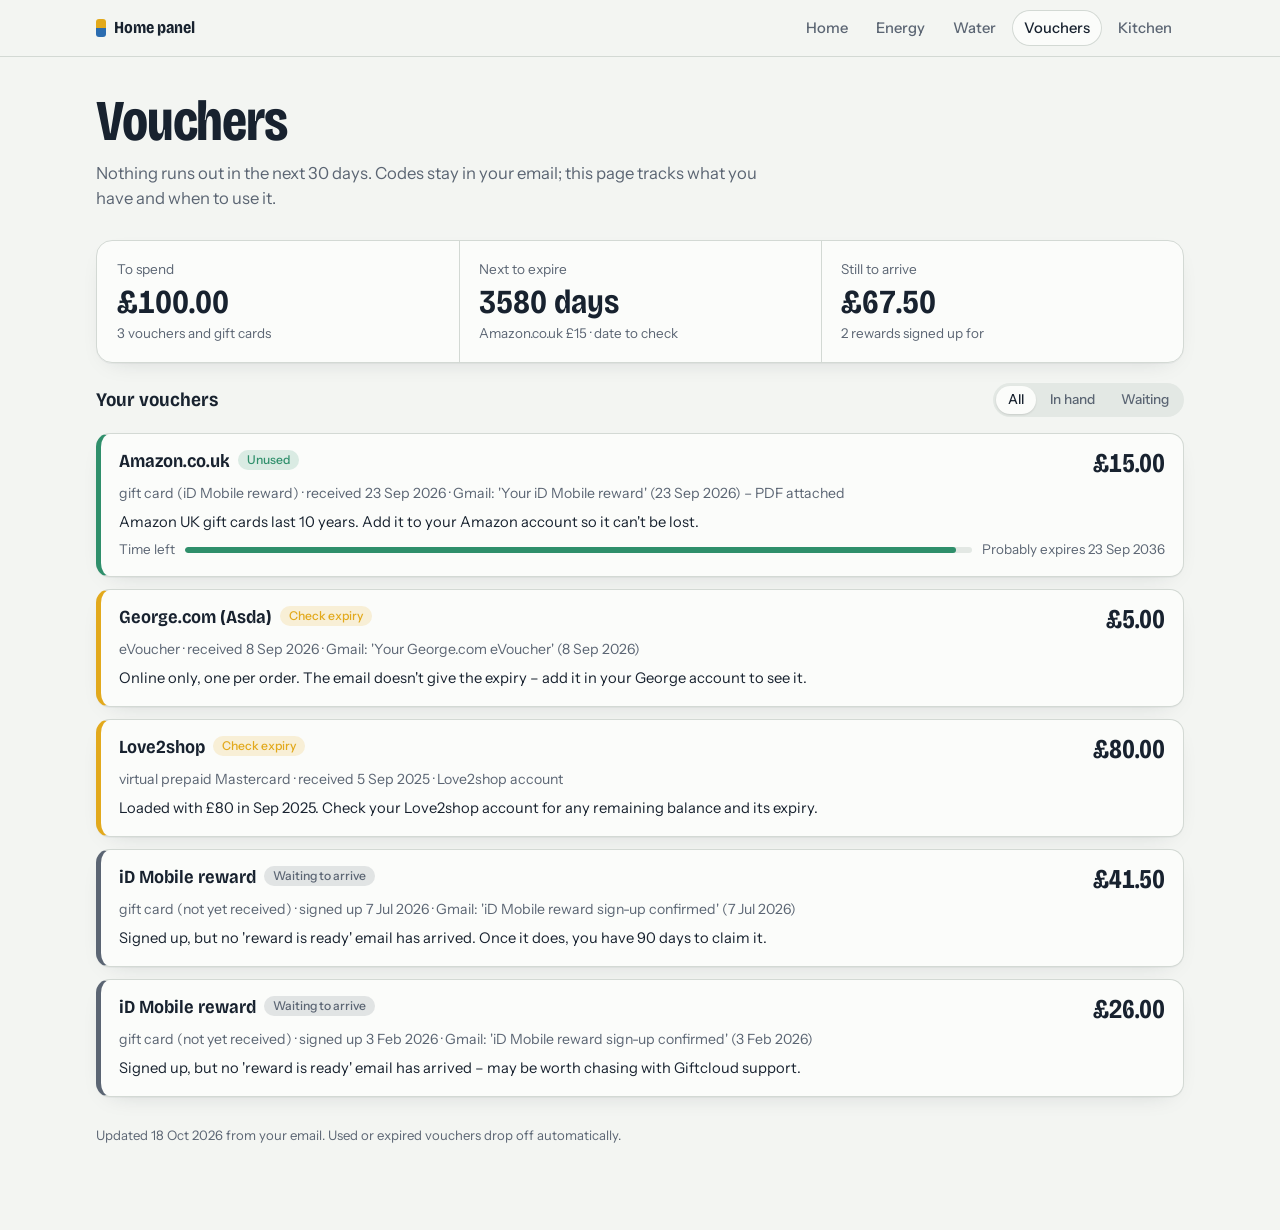
<file: vouchers/index.html>
<!doctype html>
<html lang="en">
<head>
<meta charset="utf-8">
<meta name="viewport" content="width=device-width, initial-scale=1">
<meta name="robots" content="noindex, nofollow">
<title>Vouchers · Home panel</title>
<link rel="stylesheet" href="../assets/site.css">
<script src="../assets/d3.min.js"></script>
<script src="../assets/kit.js"></script>
<style>
  .list { display: grid; gap: 12px; margin-top: 16px; }
  .vc { display: grid; grid-template-columns: 1fr auto; gap: 6px 18px; align-items: start; background: var(--panel); border: 1px solid var(--rule); border-left: 5px solid var(--st); border-radius: 14px; padding: 16px 18px; box-shadow: var(--shadow); }
  .vc h3 { margin: 0; font: 650 1.15rem/1.2 var(--display); font-stretch: 90%; }
  .vc .amt { font: 650 1.7rem/1 var(--display); font-stretch: 80%; font-variant-numeric: tabular-nums; text-align: right; }
  .vc .meta { grid-column: 1 / -1; color: var(--graphite); font-size: .88rem; }
  .vc .note { grid-column: 1 / -1; font-size: .92rem; }
  .vc .when { grid-column: 1 / -1; display: flex; align-items: center; gap: 10px; font-size: .84rem; color: var(--graphite); }
  .bar2 { flex: 1; height: 6px; border-radius: 99px; background: var(--grid); overflow: hidden; }
  .bar2 i { display: block; height: 100%; background: var(--st); border-radius: 99px; }
  .pill { display: inline-block; font: 500 .76rem/1 var(--body); padding: 4px 9px; border-radius: 99px; background: color-mix(in srgb, var(--st) 16%, transparent); color: var(--st); margin-left: 8px; vertical-align: 3px; }
  .s-soon { --st: var(--bad); } .s-check { --st: var(--volt); } .s-ok { --st: var(--good); } .s-pending { --st: var(--graphite); }
</style>
</head>
<body>
<main class="page">
  <section class="head">
    <h1>Vouchers</h1>
    <p id="take">Loading…</p>
  </section>
  <section class="stats" aria-label="Summary">
    <div class="stat"><div class="k">To spend</div><div class="v" id="total">—</div><div class="s" id="totalS">&nbsp;</div></div>
    <div class="stat"><div class="k">Next to expire</div><div class="v" id="next">—</div><div class="s" id="nextS">&nbsp;</div></div>
    <div class="stat"><div class="k">Still to arrive</div><div class="v" id="pend">—</div><div class="s" id="pendS">&nbsp;</div></div>
  </section>
  <div class="panel-head"><h2>Your vouchers</h2><div id="filter"></div></div>
  <div class="list" id="list"></div>
  <p class="foot" id="foot"></p>
</main>
<script>
kit.nav('Vouchers', '../');
(async () => {
  const $ = id => document.getElementById(id), { fmt } = kit;
  const today = new Date(); today.setHours(0, 0, 0, 0);
  const days = s => Math.round((new Date(s + 'T00:00:00') - today) / 864e5);
  const dfmt = s => d3.timeFormat('%-d %b %Y')(new Date(s + 'T12:00:00'));
  let data;
  try { [data] = await kit.load(['vouchers.json']); }
  catch (e) { $('take').textContent = 'The voucher list could not be loaded. Try refreshing the page.'; $('take').className = 'err'; return; }
  const all = data.vouchers.filter(v => v.status !== 'used' && !(v.expires && days(v.expires) < 0));
  const have = all.filter(v => v.status !== 'pending'), pend = all.filter(v => v.status === 'pending');
  const dated = have.filter(v => v.expires).sort((a, b) => a.expires.localeCompare(b.expires));
  kit.countUp($('total'), d3.sum(have, v => v.value_gbp), fmt.gbp); $('totalS').textContent = have.length + ' vouchers and gift cards';
  kit.countUp($('pend'), d3.sum(pend, v => v.value_gbp), fmt.gbp); $('pendS').textContent = pend.length + ' rewards signed up for';
  if (dated.length) { const n = dated[0], d = days(n.expires); $('next').textContent = d <= 0 ? 'Today' : d + (d === 1 ? ' day' : ' days'); $('nextS').textContent = n.brand + ' ' + fmt.gbp0(n.value_gbp) + (n.expiry_confirmed ? '' : ' · date to check'); }
  const soon = dated.filter(v => days(v.expires) <= 30);
  $('take').textContent = (soon.length ? (soon.length === 1 ? 'One voucher' : soon.length + ' vouchers') + ' may run out in the next 30 days. ' : 'Nothing runs out in the next 30 days. ') + 'Codes stay in your email; this page tracks what you have and when to use it.';

  const state = v => v.status === 'pending' ? ['s-pending', 'Waiting to arrive'] : v.expires && days(v.expires) <= 30 ? ['s-soon', 'Use soon'] : (!v.expires || v.status === 'check') ? ['s-check', 'Check expiry'] : ['s-ok', 'Unused'];
  const render = f => {
    const list = $('list'); list.innerHTML = '';
    const items = f === 'pending' ? pend : f === 'have' ? [...dated, ...have.filter(v => !v.expires)] : [...dated, ...have.filter(v => !v.expires), ...pend];
    if (!items.length) { list.textContent = 'Nothing here right now.'; return; }
    items.forEach(v => {
      const [cls, label] = state(v), el = document.createElement('article'); el.className = 'vc ' + cls;
      const h = document.createElement('h3'); h.textContent = v.brand; h.append(Object.assign(document.createElement('span'), { className: 'pill', textContent: label }));
      const a = document.createElement('div'); a.className = 'amt'; a.textContent = fmt.gbp(v.value_gbp);
      const m = document.createElement('div'); m.className = 'meta'; m.textContent = v.type + ' · ' + (v.status === 'pending' ? 'signed up ' : 'received ') + dfmt(v.received) + ' · ' + v.where;
      const n = document.createElement('div'); n.className = 'note'; n.textContent = v.note || '';
      el.append(h, a, m, n);
      if (v.expires && v.status !== 'pending') {
        const total = Math.max(1, (new Date(v.expires) - new Date(v.received)) / 864e5), left = Math.max(0, days(v.expires));
        const w = document.createElement('div'); w.className = 'when';
        w.innerHTML = '<span></span><div class="bar2" role="presentation"><i></i></div><span></span>';
        w.children[0].textContent = 'Time left'; w.children[2].textContent = (v.expiry_confirmed ? 'Expires ' : 'Probably expires ') + dfmt(v.expires);
        w.querySelector('i').style.width = Math.min(100, left / total * 100) + '%';
        el.append(w);
      }
      list.append(el);
    });
  };
  kit.seg($('filter'), [['all', 'All'], ['have', 'In hand'], ['pending', 'Waiting']], 'all', render);
  render('all');
  $('foot').textContent = 'Updated ' + dfmt(data.updated) + ' from your email. Used or expired vouchers drop off automatically.';
})();
</script>
</body>
</html>
</file>
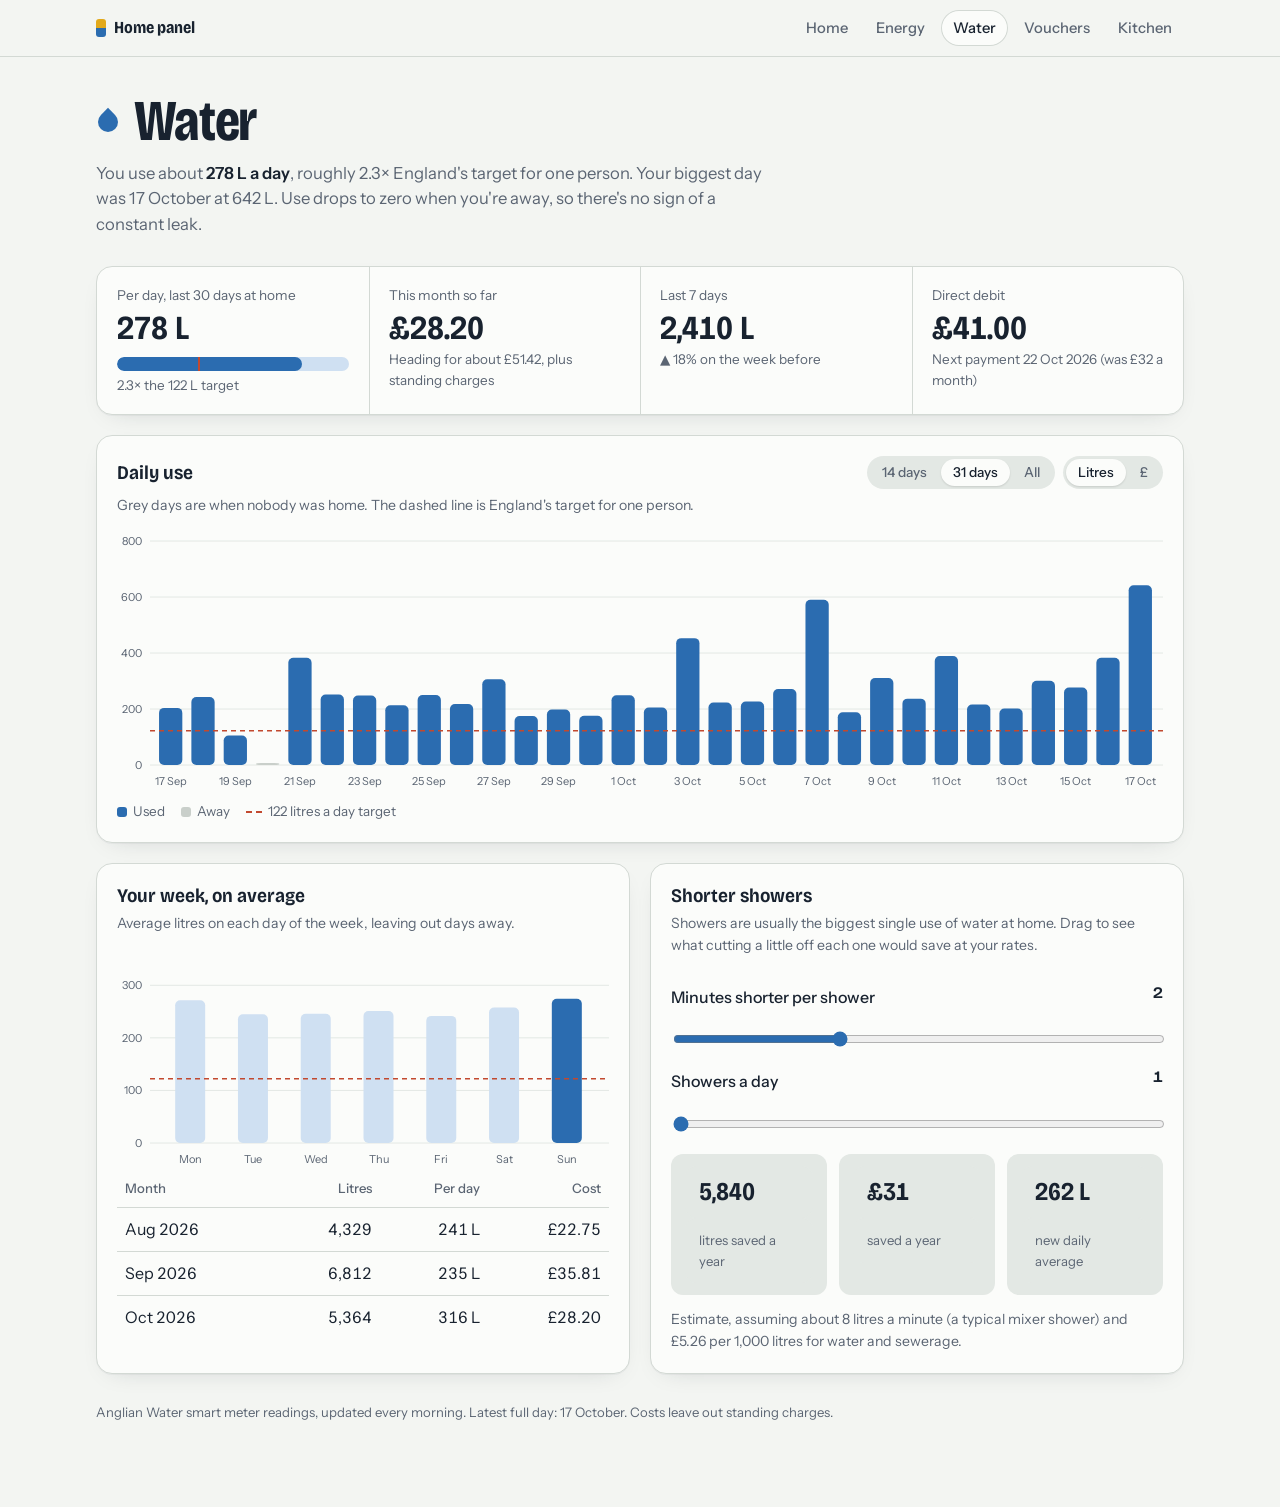
<file: water/index.html>
<!doctype html>
<html lang="en">
<head>
<meta charset="utf-8">
<meta name="viewport" content="width=device-width, initial-scale=1">
<meta name="robots" content="noindex, nofollow">
<title>Water · Home panel</title>
<link rel="stylesheet" href="../assets/site.css">
<script src="../assets/d3.min.js"></script>
<script src="../assets/kit.js"></script>
<style>
  :root { --accent: var(--flow); }
  .head h1 { display: flex; align-items: baseline; gap: 14px; }
  .drop { width: 20px; height: 20px; background: var(--flow); border-radius: 0 50% 50% 50%; transform: rotate(45deg); align-self: center; margin: 0 2px; }
  .tank { position: relative; height: 14px; border-radius: 999px; background: var(--flow-soft); overflow: hidden; margin: 10px 0 4px; }
  .tank i { position: absolute; inset: 0 auto 0 0; background: var(--flow); border-radius: 999px; transition: width .8s cubic-bezier(.2,.8,.2,1); }
  .tank b { position: absolute; top: -4px; bottom: -4px; width: 2px; background: var(--bad); }
</style>
</head>
<body>
<main class="page">
  <section class="head">
    <h1><span class="drop" aria-hidden="true"></span>Water</h1>
    <p id="take">Loading your meter readings…</p>
  </section>

  <section class="stats" aria-label="Summary">
    <div class="stat"><div class="k">Per day, last 30 days at home</div><div class="v" id="avg">—</div>
      <div class="tank" aria-hidden="true"><i id="tankFill" style="width:0"></i><b id="tankRef"></b></div><div class="s" id="avgS">&nbsp;</div></div>
    <div class="stat"><div class="k">This month so far</div><div class="v" id="mtd">—</div><div class="s" id="mtdS">&nbsp;</div></div>
    <div class="stat"><div class="k">Last 7 days</div><div class="v" id="wk">—</div><div class="s" id="wkS">&nbsp;</div></div>
    <div class="stat"><div class="k">Direct debit</div><div class="v" id="dd">—</div><div class="s" id="ddS">&nbsp;</div></div>
  </section>

  <section class="panel" aria-labelledby="dH">
    <div class="panel-head">
      <h2 id="dH">Daily use</h2>
      <div style="display:flex;gap:8px;flex-wrap:wrap"><div id="dRange"></div><div id="dUnit"></div></div>
    </div>
    <p class="note">Grey days are when nobody was home. The dashed line is England's target for one person.</p>
    <div class="chart" id="dchart"></div>
    <div class="key"><span><i class="sw" style="background:var(--flow)"></i>Used</span><span><i class="sw" style="background:var(--away)"></i>Away</span><span id="refKey"><i class="dash"></i>122 litres a day target</span></div>
  </section>

  <div class="cols">
    <section class="panel" aria-labelledby="wH">
      <div class="panel-head"><h2 id="wH">Your week, on average</h2></div>
      <p class="note">Average litres on each day of the week, leaving out days away.</p>
      <div class="chart" id="wchart" style="min-height:220px"></div>
      <table><thead><tr><th>Month</th><th class="n">Litres</th><th class="n">Per day</th><th class="n">Cost</th></tr></thead><tbody id="mt"></tbody></table>
    </section>

    <section class="panel calc" aria-labelledby="sH">
      <div><h2 id="sH">Shorter showers</h2>
      <p class="note" style="margin-top:6px">Showers are usually the biggest single use of water at home. Drag to see what cutting a little off each one would save at your rates.</p></div>
      <label for="mins">Minutes shorter per shower <output id="minsOut">2</output></label>
      <input id="mins" type="range" min="0" max="6" step="0.5" value="2">
      <label for="per">Showers a day <output id="perOut">1</output></label>
      <input id="per" type="range" min="1" max="3" step="1" value="1">
      <div class="result">
        <div><div class="v" id="lYear">—</div><div class="k">litres saved a year</div></div>
        <div><div class="v" id="gYear">—</div><div class="k">saved a year</div></div>
        <div><div class="v" id="newAvg">—</div><div class="k">new daily average</div></div>
      </div>
      <p class="note" style="margin:0">Estimate, assuming about 8 litres a minute (a typical mixer shower) and £<span id="rate"></span> per 1,000 litres for water and sewerage.</p>
    </section>
  </div>

  <p class="foot" id="foot"></p>
</main>
<script>
kit.nav('Water', '../');
(async () => {
  const { fmt } = kit, $ = id => document.getElementById(id), L = v => fmt.int(v) + ' L';
  let daily, monthly, s;
  try { [daily, monthly, s] = await kit.load(['daily.csv', 'monthly.csv', 'summary.json']); }
  catch (e) { $('take').textContent = 'The readings could not be loaded. Try refreshing the page.'; $('take').className = 'err'; return; }

  daily.forEach(r => { r.away = r.litres <= 5; r.used = r.away ? 0 : r.litres; });
  const home = daily.filter(r => !r.away), last30 = home.slice(-30), avg = d3.mean(last30, r => r.litres);
  const ref = s.benchmark_lpd * s.people, rate = s.rate_gbp_per_m3;

  kit.countUp($('avg'), avg, L);
  const scaleMax = Math.max(avg, ref) * 1.25;
  requestAnimationFrame(() => { $('tankFill').style.width = (avg / scaleMax * 100) + '%'; });
  $('tankRef').style.left = (ref / scaleMax * 100) + '%';
  $('avgS').textContent = d3.format('.1f')(avg / ref) + '× the ' + ref + ' L target'; $('avgS').className = 's ' + (avg > ref ? 'up' : 'down');

  const cur = monthly[monthly.length - 1], lastDay = new Date(s.latest_day + 'T12:00:00');
  const dim = new Date(lastDay.getFullYear(), lastDay.getMonth() + 1, 0).getDate();
  kit.countUp($('mtd'), cur.cost_gbp, fmt.gbp);
  $('mtdS').textContent = 'Heading for about ' + fmt.gbp(cur.cost_gbp / lastDay.getDate() * dim) + ', plus standing charges';
  const l7 = d3.sum(daily.slice(-7), r => r.litres), p7 = d3.sum(daily.slice(-14, -7), r => r.litres), chg = (l7 - p7) / p7;
  kit.countUp($('wk'), l7, L);
  $('wkS').textContent = (chg > 0 ? '▲ ' : '▼ ') + fmt.pct(Math.abs(chg)) + ' on the week before'; $('wkS').className = 's ' + (chg > 0 ? 'up' : 'down');
  $('dd').textContent = fmt.gbp(s.direct_debit_gbp); $('ddS').textContent = s.direct_debit_note;

  const big = d3.greatest(daily, r => r.litres);
  $('take').innerHTML = '';
  $('take').append('You use about ', Object.assign(document.createElement('b'), { textContent: L(avg) + ' a day' }),
    `, roughly ${d3.format('.1f')(avg / ref)}× England's target for one person. Your biggest day was ${d3.utcFormat('%-d %B')(big.date)} at ${L(big.litres)}. Use drops to zero when you're away, so there's no sign of a constant leak.`);

  let range = 31, unit = 'l';
  const drawDaily = () => {
    const rows = range === 0 ? daily : daily.slice(-range), litres = unit === 'l';
    rows.forEach(r => { r.cost = r.used / 1000 * rate; });
    $('refKey').hidden = !litres;
    kit.bars($('dchart'), {
      rows, label: 'Daily water use', minBar: true,
      series: [{ key: litres ? 'used' : 'cost', color: kit.css('--flow') }],
      colorOf: r => r.away ? kit.css('--away') : kit.css('--flow'),
      ref: litres ? { value: ref } : null,
      yFormat: litres ? v => fmt.int(v) : v => '£' + d3.format('.2f')(v),
      xFormat: r => d3.utcFormat(range && range <= 14 ? '%a %-d' : '%-d %b')(r.date),
      tip: r => ({ title: d3.utcFormat('%A %-d %B')(r.date), lines: r.away ? [[kit.css('--away'), 'Away', 'no use']]
        : [[kit.css('--flow'), 'Used', L(r.litres)], [null, 'Cost', fmt.gbp(r.litres / 1000 * rate)], [null, 'vs target', (r.litres > ref ? '+' : '') + fmt.int(r.litres - ref) + ' L']] })
    });
  };
  kit.seg($('dRange'), [[14, '14 days'], [31, '31 days'], [0, 'All']], 31, v => { range = v; drawDaily(); });
  kit.seg($('dUnit'), [['l', 'Litres'], ['gbp', '£']], 'l', v => { unit = v; drawDaily(); });

  const names = ['Mon', 'Tue', 'Wed', 'Thu', 'Fri', 'Sat', 'Sun'];
  const week = names.map((n, i) => { const ds = home.filter(r => (r.date.getUTCDay() + 6) % 7 === i); return { name: n, avg: d3.mean(ds, r => r.litres) || 0, n: ds.length }; });
  const peak = d3.greatest(week, w => w.avg);
  const drawWeek = () => kit.bars($('wchart'), {
    rows: week, height: 220, label: 'Average by weekday',
    series: [{ key: 'avg', color: kit.css('--flow') }], colorOf: w => w === peak ? kit.css('--flow') : kit.css('--flow-soft'),
    ref: { value: ref }, yFormat: v => fmt.int(v), xFormat: w => w.name,
    tip: w => ({ title: w.name + 'days', lines: [[kit.css('--flow'), 'Average', L(w.avg)], [null, 'Days counted', String(w.n)]] })
  });
  monthly.forEach(r => {
    const mk = r.month instanceof Date ? d3.utcFormat('%Y-%m')(r.month) : String(r.month);
    const n = home.filter(d => d3.utcFormat('%Y-%m')(d.date) === mk).length;
    const tr = $('mt').insertRow();
    [r.label, fmt.int(r.litres), n ? L(r.litres / n) : '—', fmt.gbp(r.cost_gbp)].forEach((t, i) => { const c = tr.insertCell(); c.textContent = t; if (i) c.className = 'n'; });
  });

  $('rate').textContent = d3.format('.2f')(rate);
  const calc = () => { const m = +$('mins').value, p = +$('per').value, perDay = m * 8 * p;
    $('minsOut').textContent = m; $('perOut').textContent = p;
    $('lYear').textContent = fmt.int(perDay * 365); $('gYear').textContent = fmt.gbp0(perDay * 365 / 1000 * rate); $('newAvg').textContent = L(Math.max(0, avg - perDay)); };
  ['mins', 'per'].forEach(id => $(id).addEventListener('input', calc)); calc();

  $('foot').textContent = 'Anglian Water smart meter readings, updated every morning. Latest full day: ' + d3.timeFormat('%-d %B')(lastDay) + '. Costs leave out standing charges.';
  drawDaily(); drawWeek();
  kit.onResize(() => { drawDaily(); drawWeek(); });
})();
</script>
</body>
</html>
</file>
<file: assets/site.css>
@import url('https://fonts.googleapis.com/css2?family=Bricolage+Grotesque:opsz,wdth,wght@12..96,75..100,400..800&family=Instrument+Sans:wght@400;500;600&display=swap');

:root {
  --paper: #f3f5f2;
  --panel: #fbfcfa;
  --ink: #18222f;
  --graphite: #5b6573;
  --rule: #d3d9d4;
  --grid: #e3e8e4;
  --volt: #e2a91c;
  --volt-soft: #f6e3ae;
  --flow: #2b6cb0;
  --flow-soft: #cfe0f2;
  --night: #5867a8;
  --brass: #9a7b3c;
  --good: #2f8f6b;
  --bad: #c2492f;
  --away: #c9cfca;
  --shadow: 0 1px 0 rgba(24, 34, 47, .04), 0 8px 24px -16px rgba(24, 34, 47, .25);
  --display: 'Bricolage Grotesque', 'Segoe UI', system-ui, sans-serif;
  --body: 'Instrument Sans', 'Segoe UI', system-ui, sans-serif;
}
@media (prefers-color-scheme: dark) {
  :root {
    --paper: #121820; --panel: #18202a; --ink: #e8ece8; --graphite: #9aa4b1; --rule: #2a3440; --grid: #222c37;
    --volt: #f0c04a; --volt-soft: #4a3d1a; --flow: #6fa8e0; --flow-soft: #1d3550; --night: #8f9bd6;
    --brass: #c9a560; --good: #5cc29a; --bad: #ec7c62; --away: #36404b;
    --shadow: 0 1px 0 rgba(0, 0, 0, .3), 0 10px 28px -18px rgba(0, 0, 0, .8);
  }
}

* { box-sizing: border-box; }
html { -webkit-text-size-adjust: 100%; }
body { margin: 0; background: var(--paper); color: var(--ink); font: 400 16px/1.55 var(--body); }
a { color: inherit; }
:focus-visible { outline: 2px solid var(--flow); outline-offset: 3px; border-radius: 4px; }

/* top bar */
.bar { position: sticky; top: 0; z-index: 10; background: color-mix(in srgb, var(--paper) 88%, transparent); backdrop-filter: blur(8px); border-bottom: 1px solid var(--rule); }
.bar nav { max-width: 1120px; margin: 0 auto; padding: 0 16px; display: flex; align-items: center; gap: 4px; height: 56px; overflow-x: auto; scrollbar-width: none; }
.bar nav::-webkit-scrollbar { display: none; }
.bar .mark { font: 700 1.05rem/1 var(--display); font-stretch: 85%; text-decoration: none; margin-right: auto; padding-right: 16px; white-space: nowrap; display: flex; align-items: center; gap: 8px; }
.bar .mark i { width: 10px; height: 18px; border-radius: 3px; background: linear-gradient(var(--volt) 0 50%, var(--flow) 50% 100%); display: inline-block; }
.bar a.tab { text-decoration: none; color: var(--graphite); font-weight: 500; font-size: .92rem; padding: 7px 12px; border-radius: 999px; white-space: nowrap; }
.bar a.tab:hover { color: var(--ink); background: var(--grid); }
.bar a.tab[aria-current="page"] { color: var(--ink); background: var(--panel); box-shadow: inset 0 0 0 1px var(--rule); }

@media (max-width: 480px) { .bar .mark span { display: none; } .bar a.tab { padding: 7px 10px; } }

main.page { max-width: 1120px; margin: 0 auto; padding: 36px 16px 72px; }

/* headings */
.head { display: grid; gap: 10px; margin-bottom: 28px; }
.head h1 { font: 700 clamp(2.2rem, 6vw, 3.6rem)/1 var(--display); font-stretch: 80%; letter-spacing: -.02em; margin: 0; }
.head p { margin: 0; color: var(--graphite); max-width: 62ch; font-size: 1.04rem; }
.head p b { color: var(--ink); font-weight: 600; }
h2 { font: 650 1.2rem/1.2 var(--display); font-stretch: 90%; margin: 0; }

/* stat strip */
.stats { display: grid; grid-template-columns: repeat(auto-fit, minmax(min(100%, 13rem), 1fr)); border: 1px solid var(--rule); border-radius: 16px; background: var(--panel); box-shadow: var(--shadow); overflow: hidden; margin-bottom: 20px; }
.stat { padding: 18px 20px; border-right: 1px solid var(--rule); border-bottom: 1px solid var(--rule); margin: 0 -1px -1px 0; }
.stat .k { font-size: .85rem; color: var(--graphite); }
.stat .v { font: 650 2.1rem/1.1 var(--display); font-stretch: 85%; font-variant-numeric: tabular-nums; margin: 4px 0 2px; }
.stat .s { font-size: .84rem; color: var(--graphite); }
.up { color: var(--bad); } .down { color: var(--good); }

/* panels */
.panel { background: var(--panel); border: 1px solid var(--rule); border-radius: 16px; padding: 20px; box-shadow: var(--shadow); min-width: 0; }
.panel-head { display: flex; flex-wrap: wrap; align-items: center; justify-content: space-between; gap: 10px 16px; margin-bottom: 6px; }
.panel .note { color: var(--graphite); font-size: .88rem; margin: 0 0 14px; }
.cols { display: grid; grid-template-columns: repeat(auto-fit, minmax(min(100%, 26rem), 1fr)); gap: 20px; margin-top: 20px; }

/* segmented control */
.seg { display: inline-flex; background: var(--grid); border-radius: 999px; padding: 3px; gap: 2px; }
.seg button { font: 500 .85rem/1 var(--body); color: var(--graphite); background: none; border: 0; padding: 7px 12px; border-radius: 999px; cursor: pointer; }
.seg button[aria-pressed="true"] { background: var(--panel); color: var(--ink); box-shadow: 0 1px 2px rgba(0,0,0,.12); }

/* charts */
.chart { position: relative; min-height: 260px; touch-action: pan-y; }
.chart svg { display: block; overflow: visible; }
.chart text { font: 11px var(--body); fill: var(--graphite); }
.tip { position: absolute; z-index: 3; pointer-events: none; background: var(--panel); border: 1px solid var(--rule); border-radius: 10px; box-shadow: var(--shadow); padding: 8px 10px; font-size: .82rem; white-space: nowrap; opacity: 0; transition: opacity .12s; }
.tip.on { opacity: 1; }
.tip .t { color: var(--graphite); margin-bottom: 2px; }
.tip .r { display: flex; gap: 8px; align-items: center; }
.tip .r b { font-weight: 600; margin-left: auto; padding-left: 12px; font-variant-numeric: tabular-nums; }
.key { display: flex; flex-wrap: wrap; gap: 6px 16px; font-size: .84rem; color: var(--graphite); margin-top: 10px; }
.sw { width: 10px; height: 10px; border-radius: 3px; display: inline-block; margin-right: 6px; vertical-align: -1px; }
.dash { width: 16px; height: 0; border-top: 2px dashed var(--bad); display: inline-block; margin-right: 6px; vertical-align: 3px; }

/* slider calculators */
.calc { display: grid; gap: 14px; }
.calc label { display: flex; justify-content: space-between; gap: 12px; font-weight: 500; }
.calc output { font: 650 1rem/1 var(--display); font-variant-numeric: tabular-nums; }
input[type=range] { width: 100%; accent-color: var(--accent, var(--flow)); height: 28px; }
.result { display: grid; grid-template-columns: repeat(auto-fit, minmax(9rem, 1fr)); gap: 12px; }
.result div { background: var(--grid); border-radius: 12px; padding: 12px 14px; }
.result .v { font: 650 1.6rem/1.1 var(--display); font-stretch: 85%; font-variant-numeric: tabular-nums; }
.result .k { font-size: .82rem; color: var(--graphite); }

/* tables */
table { width: 100%; border-collapse: collapse; font-variant-numeric: tabular-nums; }
th, td { text-align: left; padding: 9px 8px; border-bottom: 1px solid var(--rule); }
th { font-size: .82rem; color: var(--graphite); font-weight: 500; }
td.n, th.n { text-align: right; }
tbody tr:last-child td { border-bottom: 0; }

.foot { color: var(--graphite); font-size: .82rem; margin-top: 28px; }
.err { color: var(--bad); }

@media (prefers-reduced-motion: reduce) { * { transition: none !important; animation: none !important; } }
</file>
